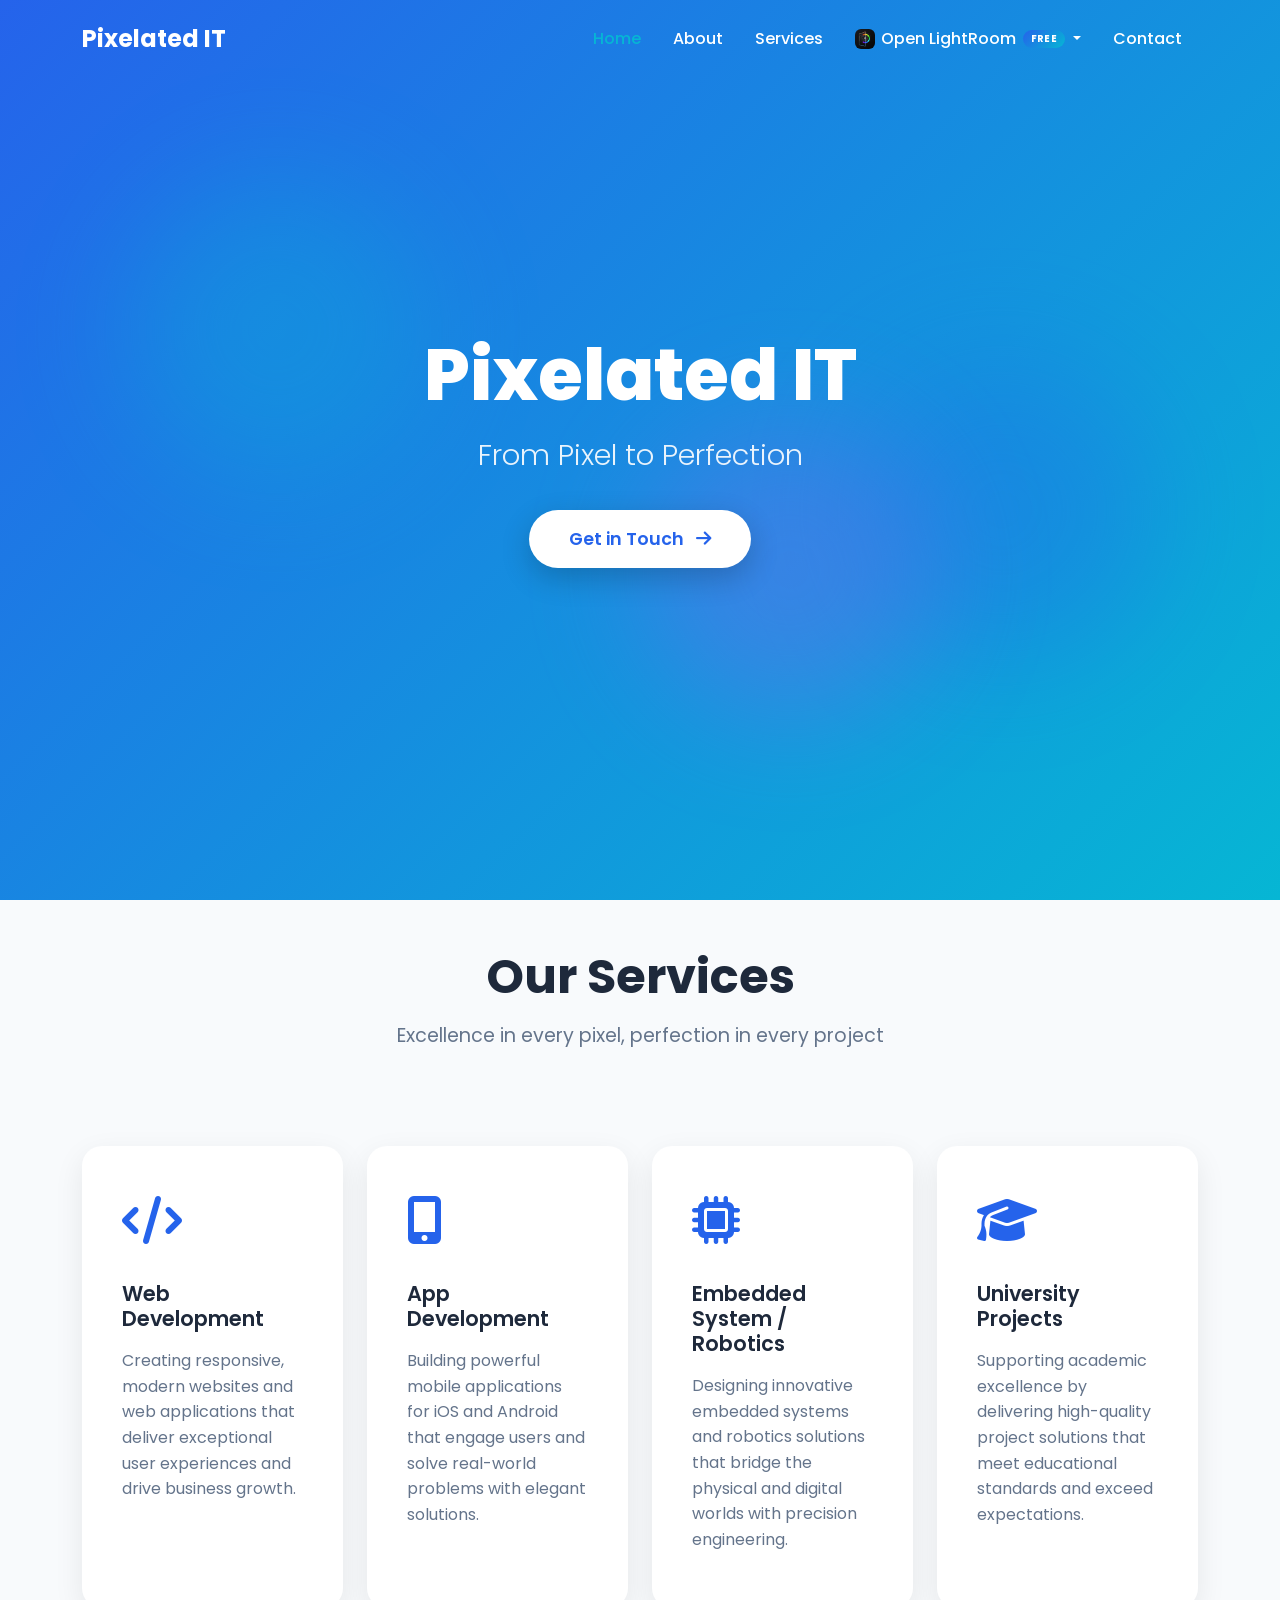
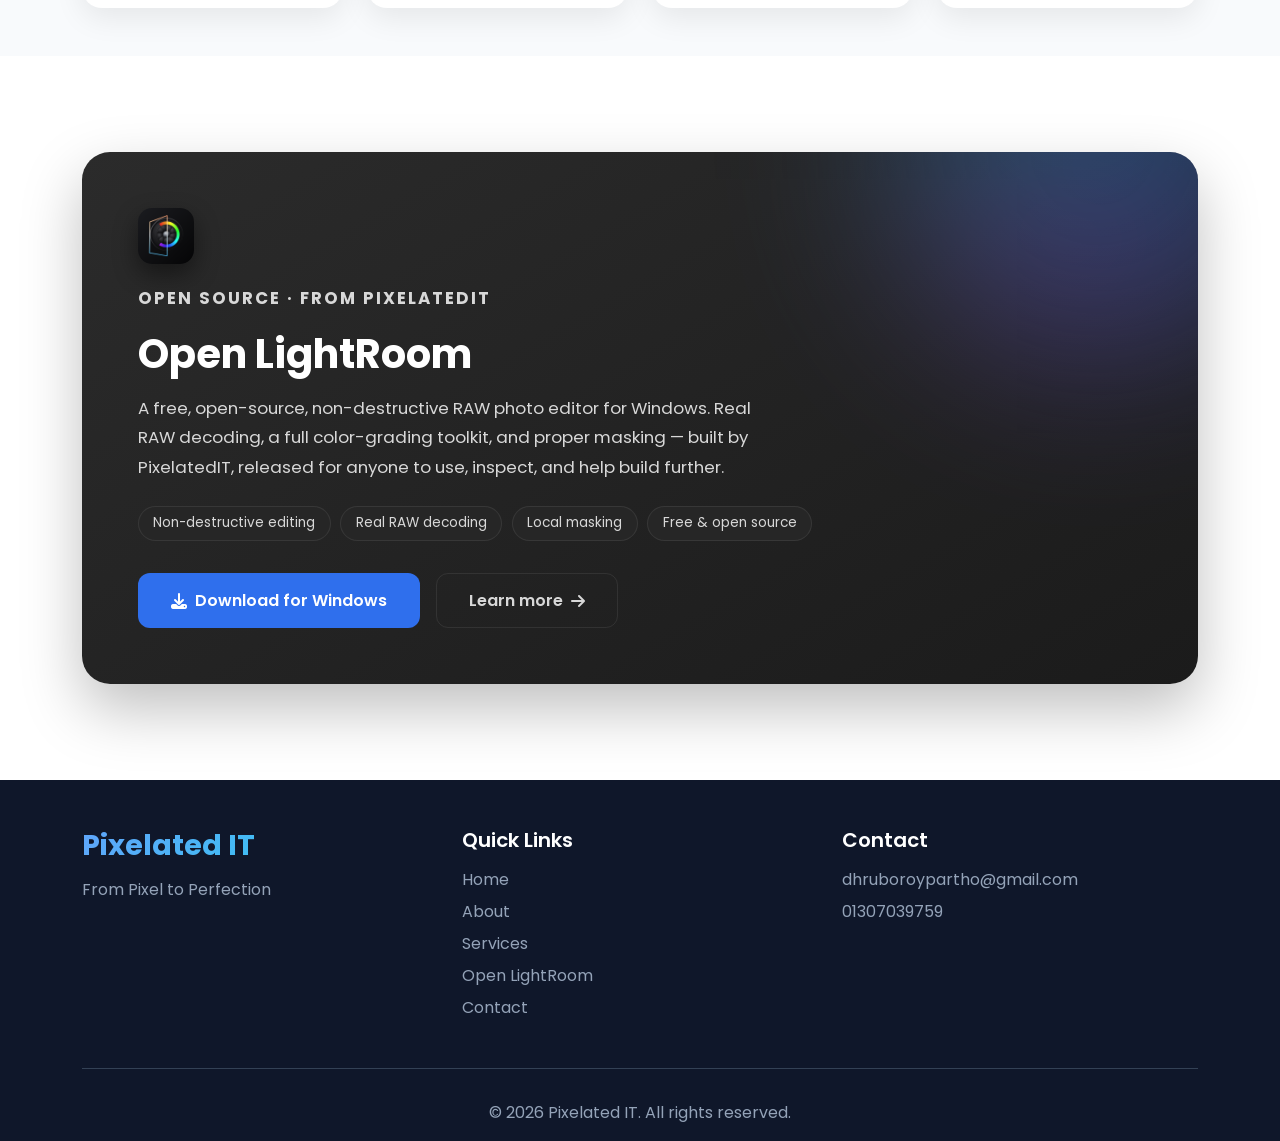
<file: index.html>
<!DOCTYPE html>
<html lang="en">
<head>
    <meta charset="UTF-8">
    <meta name="viewport" content="width=device-width, initial-scale=1.0">
    <meta name="description" content="Pixelated IT - From Pixel to Perfection. Web Development, App Development, Embedded Systems, and University Projects">
    <meta name="keywords" content="web development, app development, embedded systems, robotics, university projects, IT solutions">
    <meta name="author" content="Pixelated IT">
    <title>Pixelated IT - From Pixel to Perfection</title>
    <link rel="icon" type="image/png" href="assets/logo.png">
    <link href="https://cdnjs.cloudflare.com/ajax/libs/bootstrap/5.3.2/css/bootstrap.min.css" rel="stylesheet">
    <link href="https://cdnjs.cloudflare.com/ajax/libs/font-awesome/6.4.0/css/all.min.css" rel="stylesheet">
    <link href="https://fonts.googleapis.com/css2?family=Poppins:wght@300;400;500;600;700;800&display=swap" rel="stylesheet">
    <link rel="stylesheet" href="css/style.css">
</head>
<body>
    <!-- Navigation -->
    <nav class="navbar navbar-expand-lg navbar-dark fixed-top" id="mainNav">
        <div class="container">
            <a class="navbar-brand" href="index.html">
                <span class="brand-text">Pixelated IT</span>
            </a>
            <button class="navbar-toggler" type="button" data-bs-toggle="collapse" data-bs-target="#navbarNav">
                <span class="navbar-toggler-icon"></span>
            </button>
            <div class="collapse navbar-collapse" id="navbarNav">
                <ul class="navbar-nav ms-auto">
                    <li class="nav-item"><a class="nav-link active" href="index.html">Home</a></li>
                    <li class="nav-item"><a class="nav-link" href="about.html">About</a></li>
                    <li class="nav-item"><a class="nav-link" href="services.html">Services</a></li>
                    <li class="nav-item dropdown">
                        <a class="nav-link dropdown-toggle" href="#" id="olrDropdown" role="button" data-bs-toggle="dropdown" aria-expanded="false">
                            <img src="assets/openlightroom/logo.png" alt="" class="olr-nav-icon">Open LightRoom<span class="nav-badge">Free</span>
                        </a>
                        <ul class="dropdown-menu dropdown-menu-end" aria-labelledby="olrDropdown">
                            <li><a class="dropdown-item" href="openlightroom.html"><i class="fas fa-layer-group"></i>About the App</a></li>
                            <li><a class="dropdown-item" href="openlightroom-download.html"><i class="fas fa-download"></i>Download</a></li>
                        </ul>
                    </li>
                    <li class="nav-item"><a class="nav-link" href="contact.html">Contact</a></li>
                </ul>
            </div>
        </div>
    </nav>

    <!-- Hero Section -->
    <section class="hero-section">
        <div class="hero-background">
            <div class="blob blob-1"></div>
            <div class="blob blob-2"></div>
            <div class="blob blob-3"></div>
        </div>
        <div class="container hero-content">
            <div class="row align-items-center min-vh-100">
                <div class="col-lg-12 text-center">
                    <h1 class="hero-title">Pixelated IT</h1>
                    <p class="hero-subtitle">From Pixel to Perfection</p>
                    <a href="contact.html" class="btn btn-hero">
                        Get in Touch <i class="fas fa-arrow-right ms-2"></i>
                    </a>
                </div>
            </div>
        </div>
    </section>

    <!-- Services Section -->
    <section class="services-section py-5">
        <div class="container">
            <div class="row text-center mb-5">
                <div class="col-12">
                    <h2 class="section-title">Our Services</h2>
                    <p class="section-subtitle">Excellence in every pixel, perfection in every project</p>
                </div>
            </div>
            <div class="row g-4">
                <div class="col-lg-3 col-md-6">
                    <div class="service-card reveal">
                        <div class="service-icon">
                            <i class="fas fa-code"></i>
                        </div>
                        <h3 class="service-title">Web Development</h3>
                        <p class="service-description">Creating responsive, modern websites and web applications that deliver exceptional user experiences and drive business growth.</p>
                    </div>
                </div>
                <div class="col-lg-3 col-md-6">
                    <div class="service-card reveal">
                        <div class="service-icon">
                            <i class="fas fa-mobile-alt"></i>
                        </div>
                        <h3 class="service-title">App Development</h3>
                        <p class="service-description">Building powerful mobile applications for iOS and Android that engage users and solve real-world problems with elegant solutions.</p>
                    </div>
                </div>
                <div class="col-lg-3 col-md-6">
                    <div class="service-card reveal">
                        <div class="service-icon">
                            <i class="fas fa-microchip"></i>
                        </div>
                        <h3 class="service-title">Embedded System / Robotics</h3>
                        <p class="service-description">Designing innovative embedded systems and robotics solutions that bridge the physical and digital worlds with precision engineering.</p>
                    </div>
                </div>
                <div class="col-lg-3 col-md-6">
                    <div class="service-card reveal">
                        <div class="service-icon">
                            <i class="fas fa-graduation-cap"></i>
                        </div>
                        <h3 class="service-title">University Projects</h3>
                        <p class="service-description">Supporting academic excellence by delivering high-quality project solutions that meet educational standards and exceed expectations.</p>
                    </div>
                </div>
            </div>
        </div>
    </section>

    <!-- Featured Project: Open LightRoom -->
    <section class="featured-project-section">
        <div class="container">
            <div class="featured-project-card reveal">
                <div class="featured-project-inner">
                    <div class="olr-mark">
                        <img src="assets/openlightroom/logo.png" alt="Open LightRoom logo">
                    </div>
                    <p class="featured-project-eyebrow">Open Source · From PixelatedIT</p>
                    <h2>Open LightRoom</h2>
                    <p>A free, open-source, non-destructive RAW photo editor for Windows. Real RAW decoding, a full color-grading toolkit, and proper masking — built by PixelatedIT, released for anyone to use, inspect, and help build further.</p>
                    <div class="featured-tags">
                        <span class="featured-tag">Non-destructive editing</span>
                        <span class="featured-tag">Real RAW decoding</span>
                        <span class="featured-tag">Local masking</span>
                        <span class="featured-tag">Free &amp; open source</span>
                    </div>
                    <div class="featured-project-actions">
                        <a href="openlightroom-download.html" class="btn-olr-primary">
                            <i class="fas fa-download me-2"></i>Download for Windows
                        </a>
                        <a href="openlightroom.html" class="btn-olr-secondary">
                            Learn more <i class="fas fa-arrow-right ms-2"></i>
                        </a>
                    </div>
                </div>
            </div>
        </div>
    </section>

    <!-- Footer -->
    <footer class="footer">
        <div class="container">
            <div class="row g-4">
                <div class="col-lg-4">
                    <h3 class="footer-brand">Pixelated IT</h3>
                    <p class="footer-text">From Pixel to Perfection</p>
                </div>
                <div class="col-lg-4">
                    <h5 class="footer-heading">Quick Links</h5>
                    <ul class="footer-links">
                        <li><a href="index.html">Home</a></li>
                        <li><a href="about.html">About</a></li>
                        <li><a href="services.html">Services</a></li>
                        <li><a href="openlightroom.html">Open LightRoom</a></li>
                        <li><a href="contact.html">Contact</a></li>
                    </ul>
                </div>
                <div class="col-lg-4">
                    <h5 class="footer-heading">Contact</h5>
                    <p class="footer-text">dhruboroypartho@gmail.com</p>
                    <p class="footer-text">01307039759</p>
                </div>
            </div>
            <div class="footer-bottom">
                <p>&copy; <span class="footer-year">2025</span> Pixelated IT. All rights reserved.</p>
            </div>
        </div>
    </footer>

    <script src="https://cdnjs.cloudflare.com/ajax/libs/bootstrap/5.3.2/js/bootstrap.bundle.min.js"></script>
    <script src="js/main.js"></script>
</body>
</html>
</file>
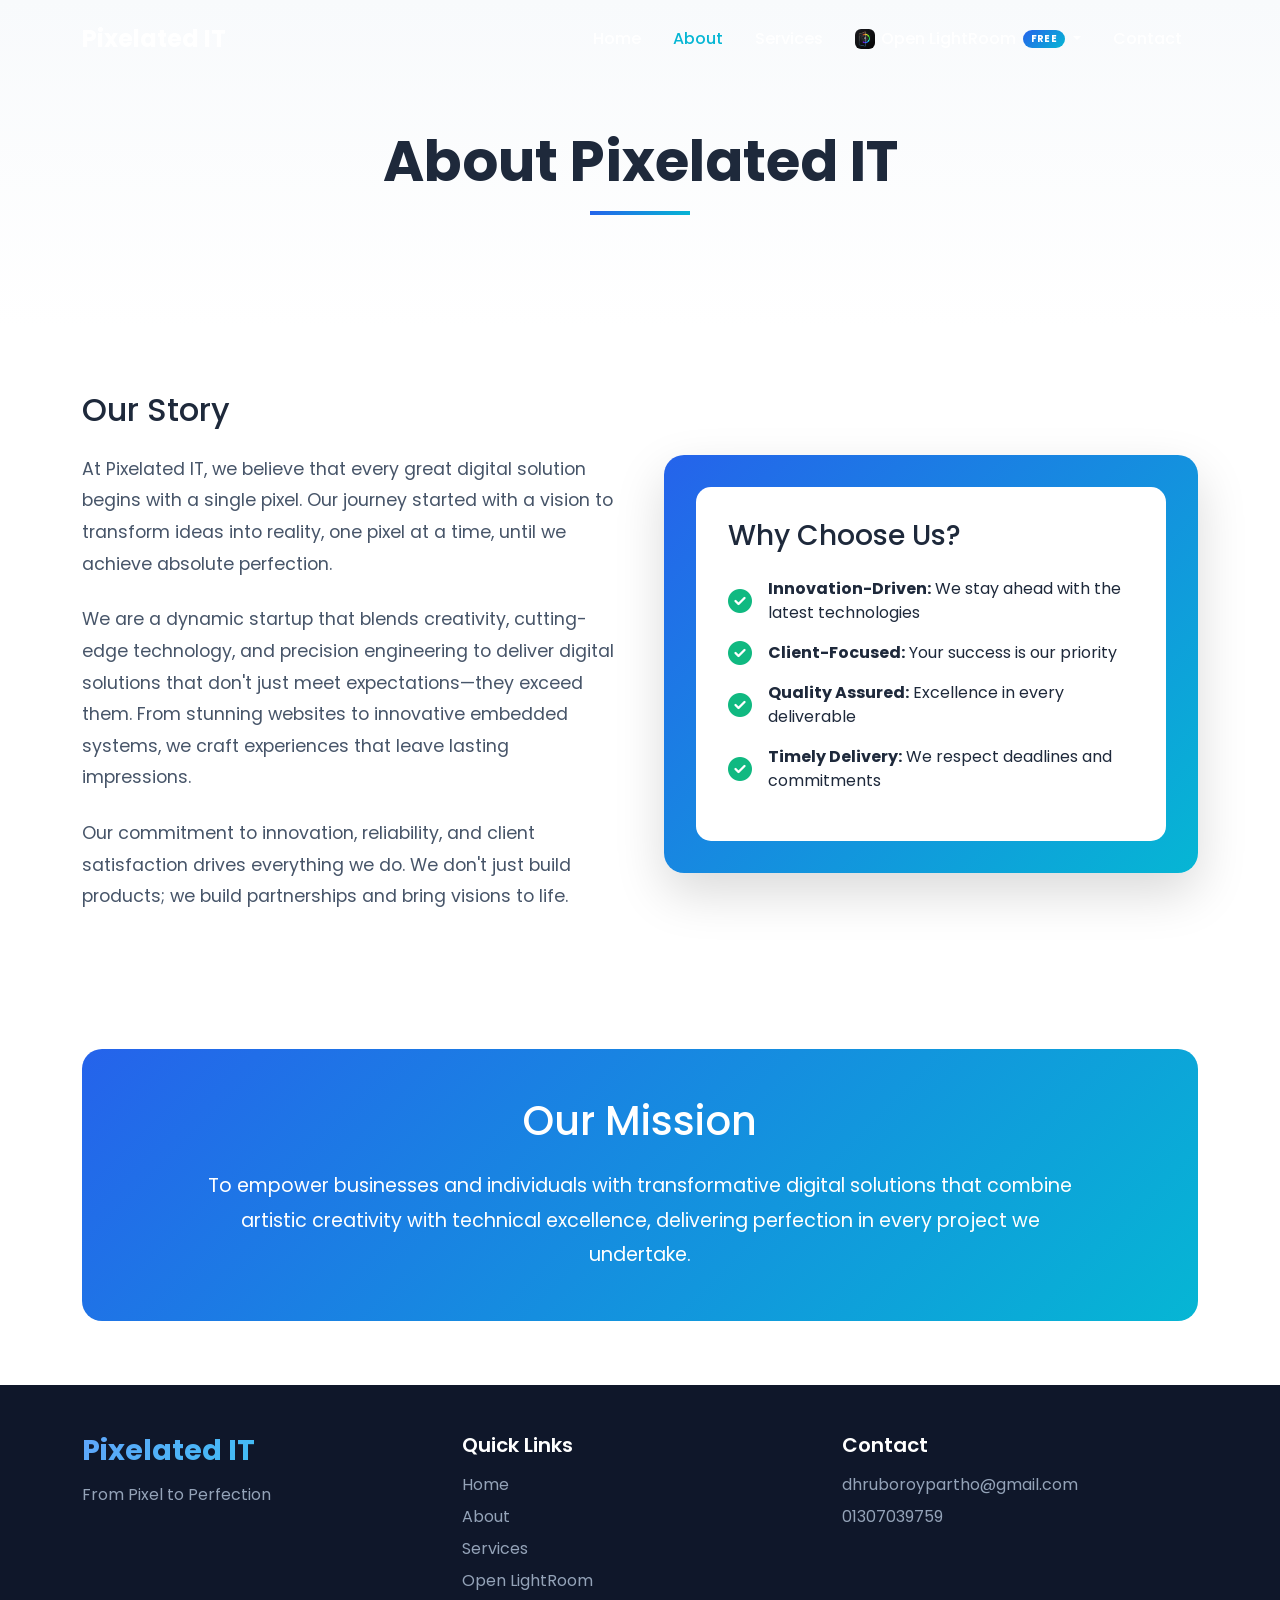
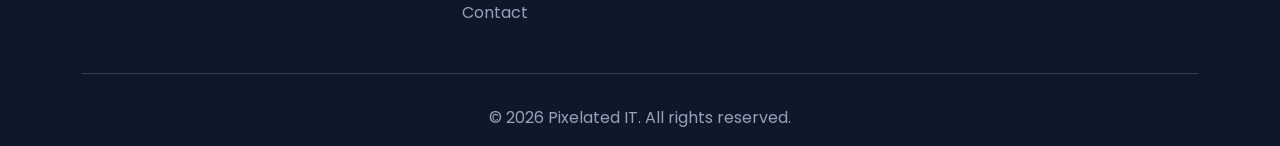
<file: about.html>
<!DOCTYPE html>
<html lang="en">
<head>
    <meta charset="UTF-8">
    <meta name="viewport" content="width=device-width, initial-scale=1.0">
    <meta name="description" content="Learn about Pixelated IT - Innovation, reliability, and client satisfaction in digital solutions">
    <meta name="keywords" content="about pixelated it, it company, digital solutions">
    <title>About Us - Pixelated IT</title>
    <link rel="icon" type="image/png" href="assets/logo.png">
    <link href="https://cdnjs.cloudflare.com/ajax/libs/bootstrap/5.3.2/css/bootstrap.min.css" rel="stylesheet">
    <link href="https://cdnjs.cloudflare.com/ajax/libs/font-awesome/6.4.0/css/all.min.css" rel="stylesheet">
    <link href="https://fonts.googleapis.com/css2?family=Poppins:wght@300;400;500;600;700;800&display=swap" rel="stylesheet">
    <link rel="stylesheet" href="css/style.css">
</head>
<body>
    <!-- Navigation -->
    <nav class="navbar navbar-expand-lg navbar-dark fixed-top scrolled" id="mainNav">
        <div class="container">
            <a class="navbar-brand" href="index.html">
                <span class="brand-text">Pixelated IT</span>
            </a>
            <button class="navbar-toggler" type="button" data-bs-toggle="collapse" data-bs-target="#navbarNav">
                <span class="navbar-toggler-icon"></span>
            </button>
            <div class="collapse navbar-collapse" id="navbarNav">
                <ul class="navbar-nav ms-auto">
                    <li class="nav-item"><a class="nav-link" href="index.html">Home</a></li>
                    <li class="nav-item"><a class="nav-link active" href="about.html">About</a></li>
                    <li class="nav-item"><a class="nav-link" href="services.html">Services</a></li>
                    <li class="nav-item dropdown">
                        <a class="nav-link dropdown-toggle" href="#" id="olrDropdown" role="button" data-bs-toggle="dropdown" aria-expanded="false">
                            <img src="assets/openlightroom/logo.png" alt="" class="olr-nav-icon">Open LightRoom<span class="nav-badge">Free</span>
                        </a>
                        <ul class="dropdown-menu dropdown-menu-end" aria-labelledby="olrDropdown">
                            <li><a class="dropdown-item" href="openlightroom.html"><i class="fas fa-layer-group"></i>About the App</a></li>
                            <li><a class="dropdown-item" href="openlightroom-download.html"><i class="fas fa-download"></i>Download</a></li>
                        </ul>
                    </li>
                    <li class="nav-item"><a class="nav-link" href="contact.html">Contact</a></li>
                </ul>
            </div>
        </div>
    </nav>

    <!-- About Header -->
    <section class="about-header">
        <div class="container">
            <div class="row">
                <div class="col-12 text-center">
                    <h1 class="page-title">About Pixelated IT</h1>
                    <div class="title-divider"></div>
                </div>
            </div>
        </div>
    </section>

    <!-- About Content -->
    <section class="about-content">
        <div class="container">
            <div class="row g-5 align-items-center mb-5">
                <div class="col-lg-6">
                    <h2 class="mb-4">Our Story</h2>
                    <p class="content-text">
                        At Pixelated IT, we believe that every great digital solution begins with a single pixel. Our journey started with a vision to transform ideas into reality, one pixel at a time, until we achieve absolute perfection.
                    </p>
                    <p class="content-text">
                        We are a dynamic startup that blends creativity, cutting-edge technology, and precision engineering to deliver digital solutions that don't just meet expectations—they exceed them. From stunning websites to innovative embedded systems, we craft experiences that leave lasting impressions.
                    </p>
                    <p class="content-text">
                        Our commitment to innovation, reliability, and client satisfaction drives everything we do. We don't just build products; we build partnerships and bring visions to life.
                    </p>
                </div>
                <div class="col-lg-6">
                    <div class="why-choose-card reveal">
                        <div class="why-choose-inner">
                            <h3 class="mb-4">Why Choose Us?</h3>
                            <div class="feature-item">
                                <i class="fas fa-check-circle"></i>
                                <span><strong>Innovation-Driven:</strong> We stay ahead with the latest technologies</span>
                            </div>
                            <div class="feature-item">
                                <i class="fas fa-check-circle"></i>
                                <span><strong>Client-Focused:</strong> Your success is our priority</span>
                            </div>
                            <div class="feature-item">
                                <i class="fas fa-check-circle"></i>
                                <span><strong>Quality Assured:</strong> Excellence in every deliverable</span>
                            </div>
                            <div class="feature-item">
                                <i class="fas fa-check-circle"></i>
                                <span><strong>Timely Delivery:</strong> We respect deadlines and commitments</span>
                            </div>
                        </div>
                    </div>
                </div>
            </div>

            <!-- Mission -->
            <div class="row">
                <div class="col-12">
                    <div class="mission-card reveal">
                        <h2>Our Mission</h2>
                        <p>
                            To empower businesses and individuals with transformative digital solutions that combine artistic creativity with technical excellence, delivering perfection in every project we undertake.
                        </p>
                    </div>
                </div>
            </div>
        </div>
    </section>

    <!-- Footer -->
    <footer class="footer">
        <div class="container">
            <div class="row g-4">
                <div class="col-lg-4">
                    <h3 class="footer-brand">Pixelated IT</h3>
                    <p class="footer-text">From Pixel to Perfection</p>
                </div>
                <div class="col-lg-4">
                    <h5 class="footer-heading">Quick Links</h5>
                    <ul class="footer-links">
                        <li><a href="index.html">Home</a></li>
                        <li><a href="about.html">About</a></li>
                        <li><a href="services.html">Services</a></li>
                        <li><a href="openlightroom.html">Open LightRoom</a></li>
                        <li><a href="contact.html">Contact</a></li>
                    </ul>
                </div>
                <div class="col-lg-4">
                    <h5 class="footer-heading">Contact</h5>
                    <p class="footer-text">dhruboroypartho@gmail.com</p>
                    <p class="footer-text">01307039759</p>
                </div>
            </div>
            <div class="footer-bottom">
                <p>&copy; <span class="footer-year">2025</span> Pixelated IT. All rights reserved.</p>
            </div>
        </div>
    </footer>

    <script src="https://cdnjs.cloudflare.com/ajax/libs/bootstrap/5.3.2/js/bootstrap.bundle.min.js"></script>
    <script src="js/main.js"></script>
</body>
</html>
</file>
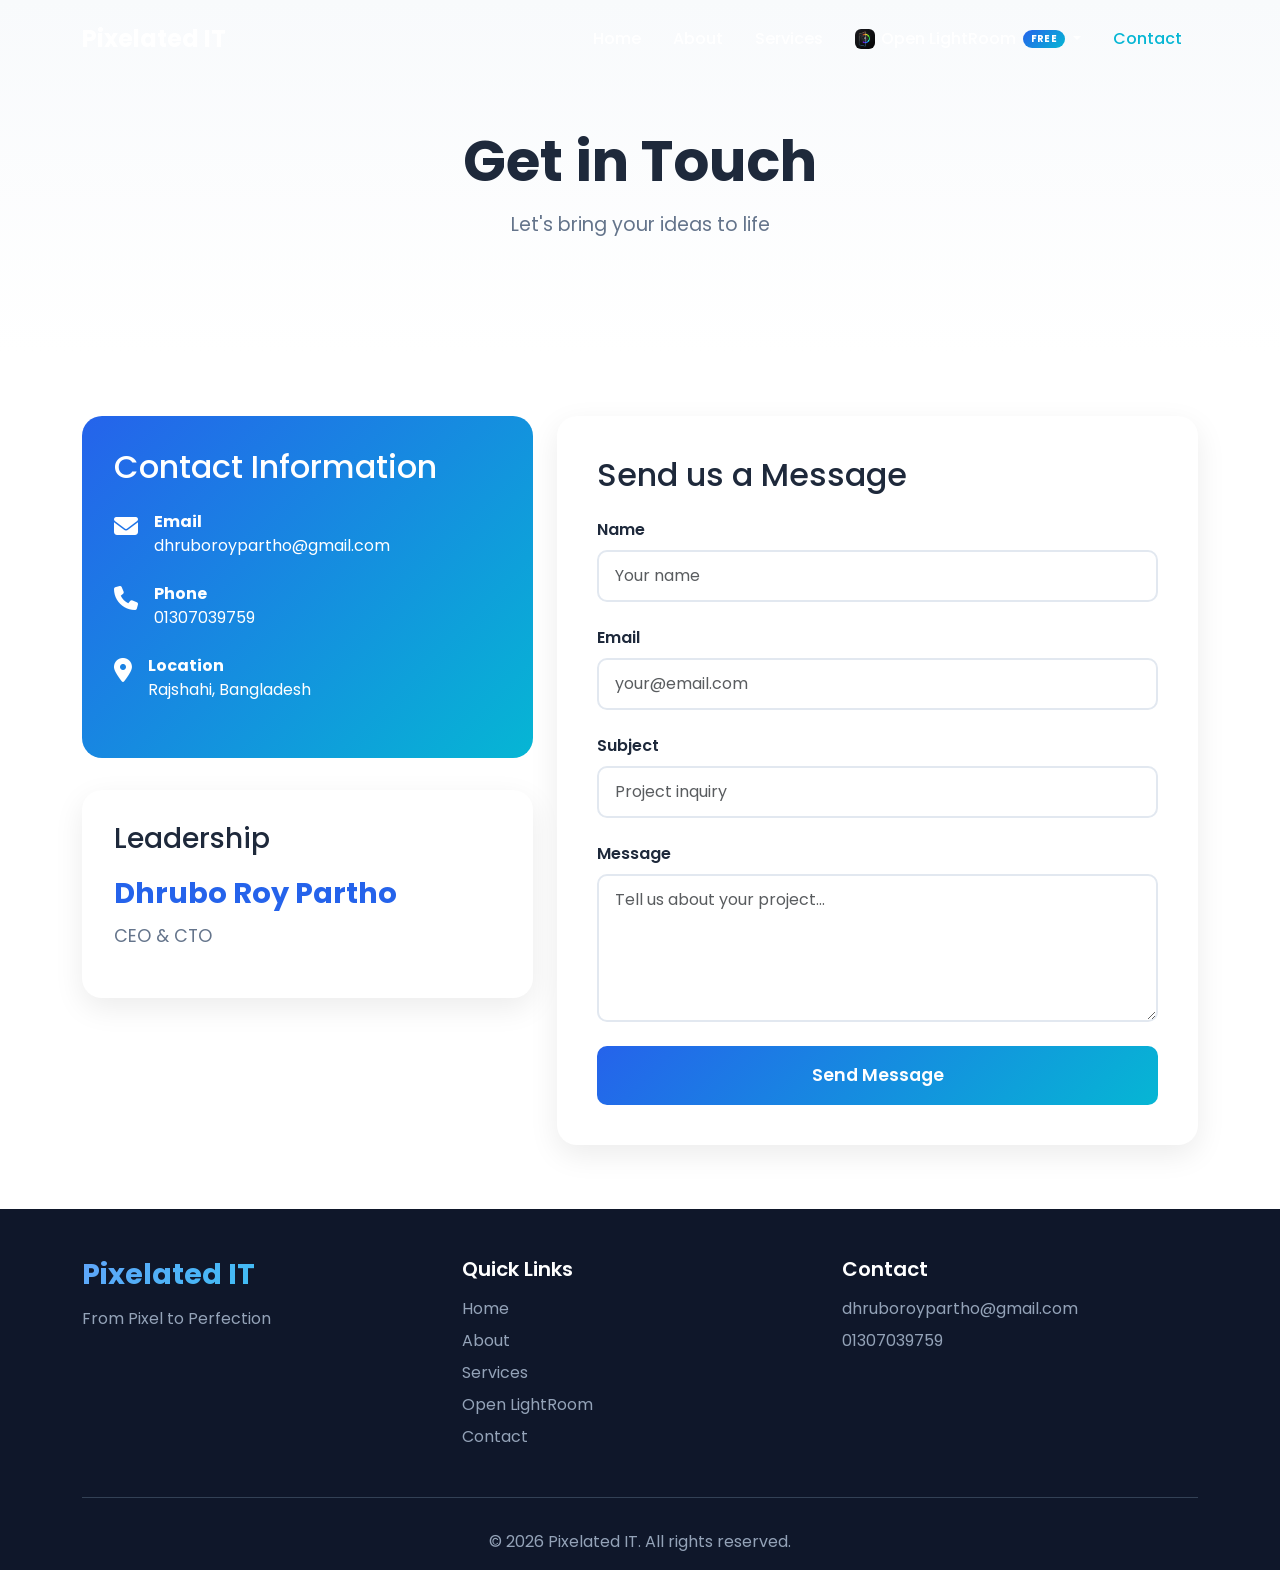
<file: contact.html>
<!DOCTYPE html>
<html lang="en">
<head>
    <meta charset="UTF-8">
    <meta name="viewport" content="width=device-width, initial-scale=1.0">
    <meta name="description" content="Contact Pixelated IT - Get in touch for web development, app development, and IT solutions">
    <meta name="keywords" content="contact pixelated it, it solutions contact, web development inquiry">
    <title>Contact Us - Pixelated IT</title>
    <link rel="icon" type="image/png" href="assets/logo.png">
    <link href="https://cdnjs.cloudflare.com/ajax/libs/bootstrap/5.3.2/css/bootstrap.min.css" rel="stylesheet">
    <link href="https://cdnjs.cloudflare.com/ajax/libs/font-awesome/6.4.0/css/all.min.css" rel="stylesheet">
    <link href="https://fonts.googleapis.com/css2?family=Poppins:wght@300;400;500;600;700;800&display=swap" rel="stylesheet">
    <link rel="stylesheet" href="css/style.css">
</head>
<body>
    <!-- Navigation -->
    <nav class="navbar navbar-expand-lg navbar-dark fixed-top scrolled" id="mainNav">
        <div class="container">
            <a class="navbar-brand" href="index.html">
                <span class="brand-text">Pixelated IT</span>
            </a>
            <button class="navbar-toggler" type="button" data-bs-toggle="collapse" data-bs-target="#navbarNav">
                <span class="navbar-toggler-icon"></span>
            </button>
            <div class="collapse navbar-collapse" id="navbarNav">
                <ul class="navbar-nav ms-auto">
                    <li class="nav-item"><a class="nav-link" href="index.html">Home</a></li>
                    <li class="nav-item"><a class="nav-link" href="about.html">About</a></li>
                    <li class="nav-item"><a class="nav-link" href="services.html">Services</a></li>
                    <li class="nav-item dropdown">
                        <a class="nav-link dropdown-toggle" href="#" id="olrDropdown" role="button" data-bs-toggle="dropdown" aria-expanded="false">
                            <img src="assets/openlightroom/logo.png" alt="" class="olr-nav-icon">Open LightRoom<span class="nav-badge">Free</span>
                        </a>
                        <ul class="dropdown-menu dropdown-menu-end" aria-labelledby="olrDropdown">
                            <li><a class="dropdown-item" href="openlightroom.html"><i class="fas fa-layer-group"></i>About the App</a></li>
                            <li><a class="dropdown-item" href="openlightroom-download.html"><i class="fas fa-download"></i>Download</a></li>
                        </ul>
                    </li>
                    <li class="nav-item"><a class="nav-link active" href="contact.html">Contact</a></li>
                </ul>
            </div>
        </div>
    </nav>

    <!-- Contact Header -->
    <section class="about-header">
        <div class="container">
            <div class="row">
                <div class="col-12 text-center">
                    <h1 class="page-title">Get in Touch</h1>
                    <p class="section-subtitle">Let's bring your ideas to life</p>
                </div>
            </div>
        </div>
    </section>

    <!-- Contact Content -->
    <section class="about-content">
        <div class="container">
            <div class="row g-4">
                <!-- Contact Information -->
                <div class="col-lg-5">
                    <!-- Contact Info Card -->
                    <div class="contact-info-card reveal">
                        <h2 class="mb-4">Contact Information</h2>
                        <div class="contact-info-item">
                            <i class="fas fa-envelope"></i>
                            <div>
                                <strong>Email</strong><br>
                                <span>dhruboroypartho@gmail.com</span>
                            </div>
                        </div>
                        <div class="contact-info-item">
                            <i class="fas fa-phone"></i>
                            <div>
                                <strong>Phone</strong><br>
                                <span>01307039759</span>
                            </div>
                        </div>
                        <div class="contact-info-item">
                            <i class="fas fa-map-marker-alt"></i>
                            <div>
                                <strong>Location</strong><br>
                                <span>Rajshahi, Bangladesh</span>
                            </div>
                        </div>
                    </div>

                    <!-- Leadership Card -->
                    <div class="leadership-card reveal">
                        <h3 class="mb-3">Leadership</h3>
                        <p class="leadership-name">Dhrubo Roy Partho</p>
                        <p class="leadership-title">CEO & CTO</p>
                    </div>
                </div>

                <!-- Contact Form -->
                <div class="col-lg-7">
                    <div class="contact-form reveal">
                        <h2 class="mb-4">Send us a Message</h2>
                        <form id="contactForm" action="https://formspree.io/f/mzzjvqjd" method="POST">
                            <div class="form-group">
                                <label class="form-label">Name</label>
                                <input type="text" name="name" class="form-control" placeholder="Your name" required>
                            </div>
                            <div class="form-group">
                                <label class="form-label">Email</label>
                                <input type="email" name="email" class="form-control" placeholder="your@email.com" required>
                            </div>
                            <div class="form-group">
                                <label class="form-label">Subject</label>
                                <input type="text" name="subject" class="form-control" placeholder="Project inquiry">
                            </div>
                            <div class="form-group">
                                <label class="form-label">Message</label>
                                <textarea name="message" class="form-control" rows="5" placeholder="Tell us about your project..." required></textarea>
                            </div>
                            <button type="submit" class="btn-submit">Send Message</button>
                            <div class="success-message" id="successMessage">
                                <i class="fas fa-check-circle me-2"></i>Message sent successfully!
                            </div>
                            <div class="error-message" id="errorMessage">
                                <i class="fas fa-triangle-exclamation me-2"></i>Something went wrong — please try again or email us directly.
                            </div>
                        </form>
                    </div>
                </div>
            </div>
        </div>
    </section>

    <!-- Footer -->
    <footer class="footer">
        <div class="container">
            <div class="row g-4">
                <div class="col-lg-4">
                    <h3 class="footer-brand">Pixelated IT</h3>
                    <p class="footer-text">From Pixel to Perfection</p>
                </div>
                <div class="col-lg-4">
                    <h5 class="footer-heading">Quick Links</h5>
                    <ul class="footer-links">
                        <li><a href="index.html">Home</a></li>
                        <li><a href="about.html">About</a></li>
                        <li><a href="services.html">Services</a></li>
                        <li><a href="openlightroom.html">Open LightRoom</a></li>
                        <li><a href="contact.html">Contact</a></li>
                    </ul>
                </div>
                <div class="col-lg-4">
                    <h5 class="footer-heading">Contact</h5>
                    <p class="footer-text">dhruboroypartho@gmail.com</p>
                    <p class="footer-text">01307039759</p>
                </div>
            </div>
            <div class="footer-bottom">
                <p>&copy; <span class="footer-year">2025</span> Pixelated IT. All rights reserved.</p>
            </div>
        </div>
    </footer>

    <script src="https://cdnjs.cloudflare.com/ajax/libs/bootstrap/5.3.2/js/bootstrap.bundle.min.js"></script>
    <script src="js/main.js"></script>
</body>
</html>
</file>
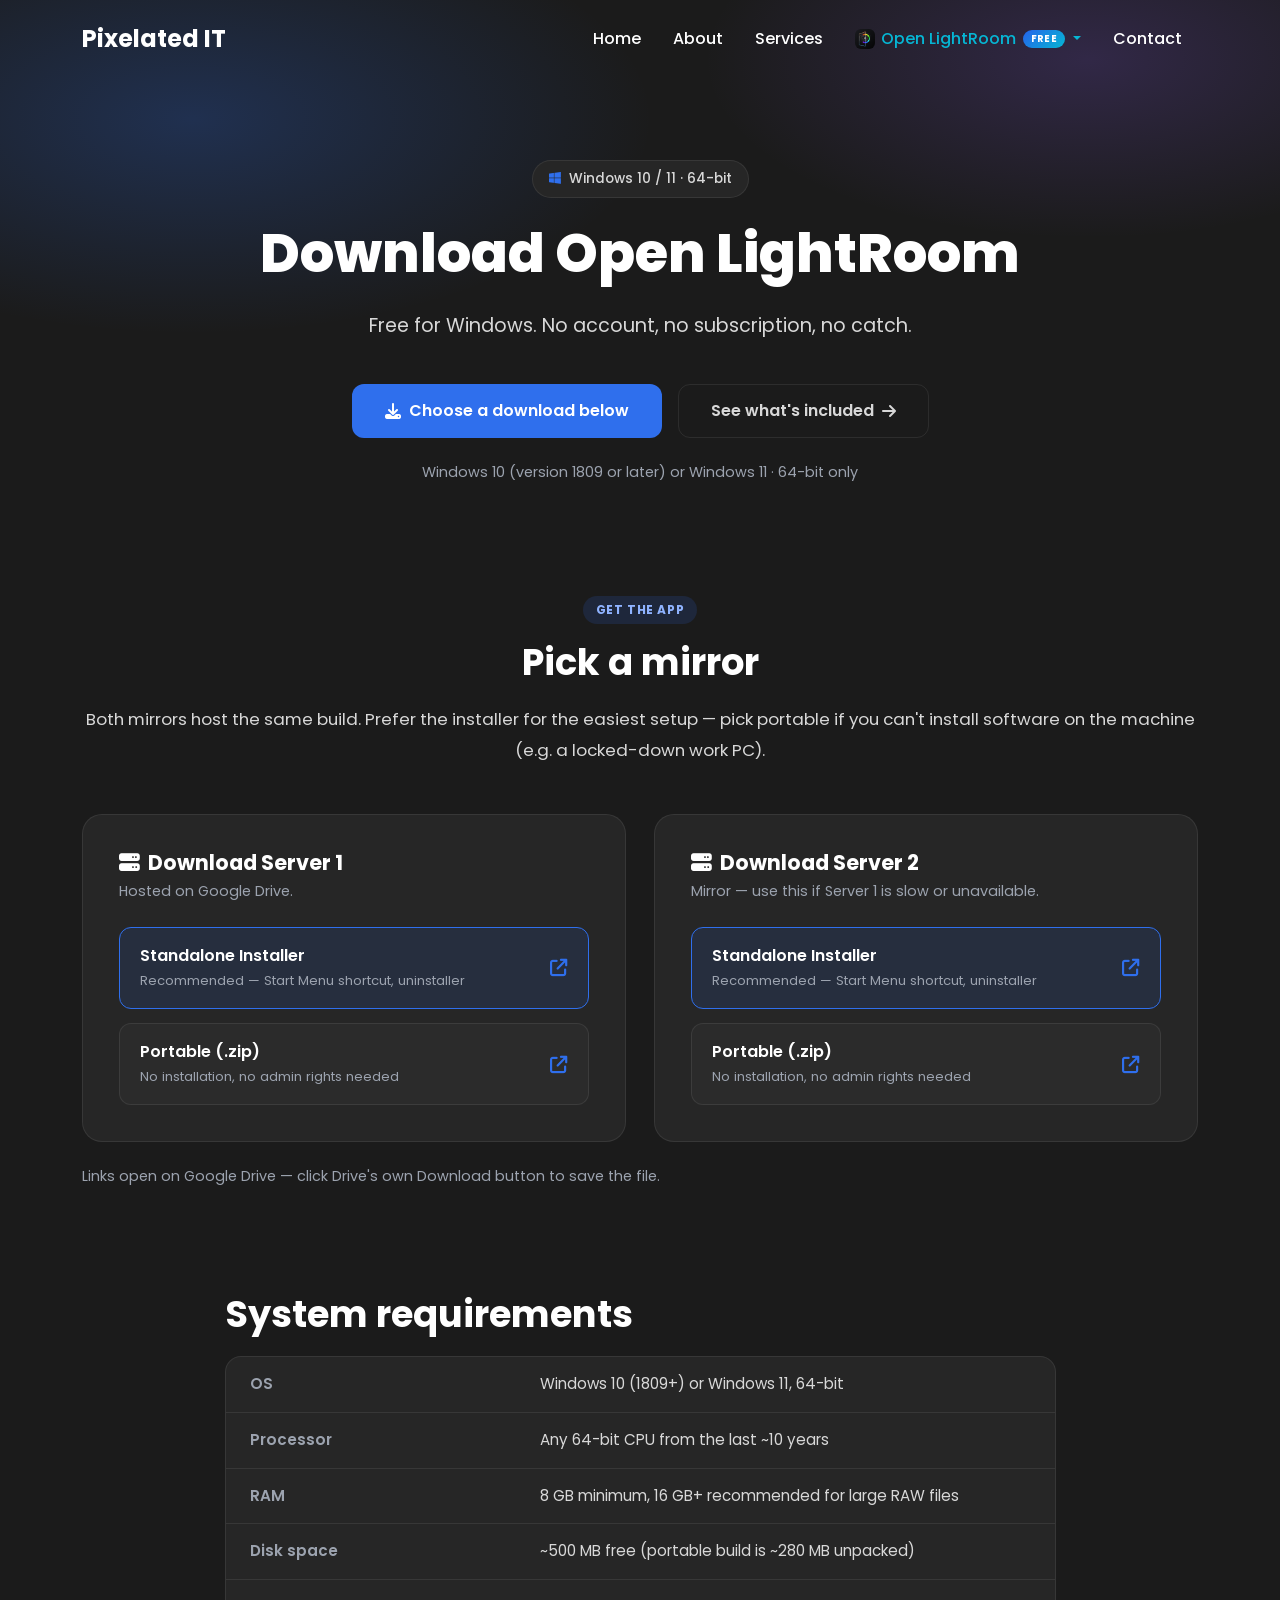
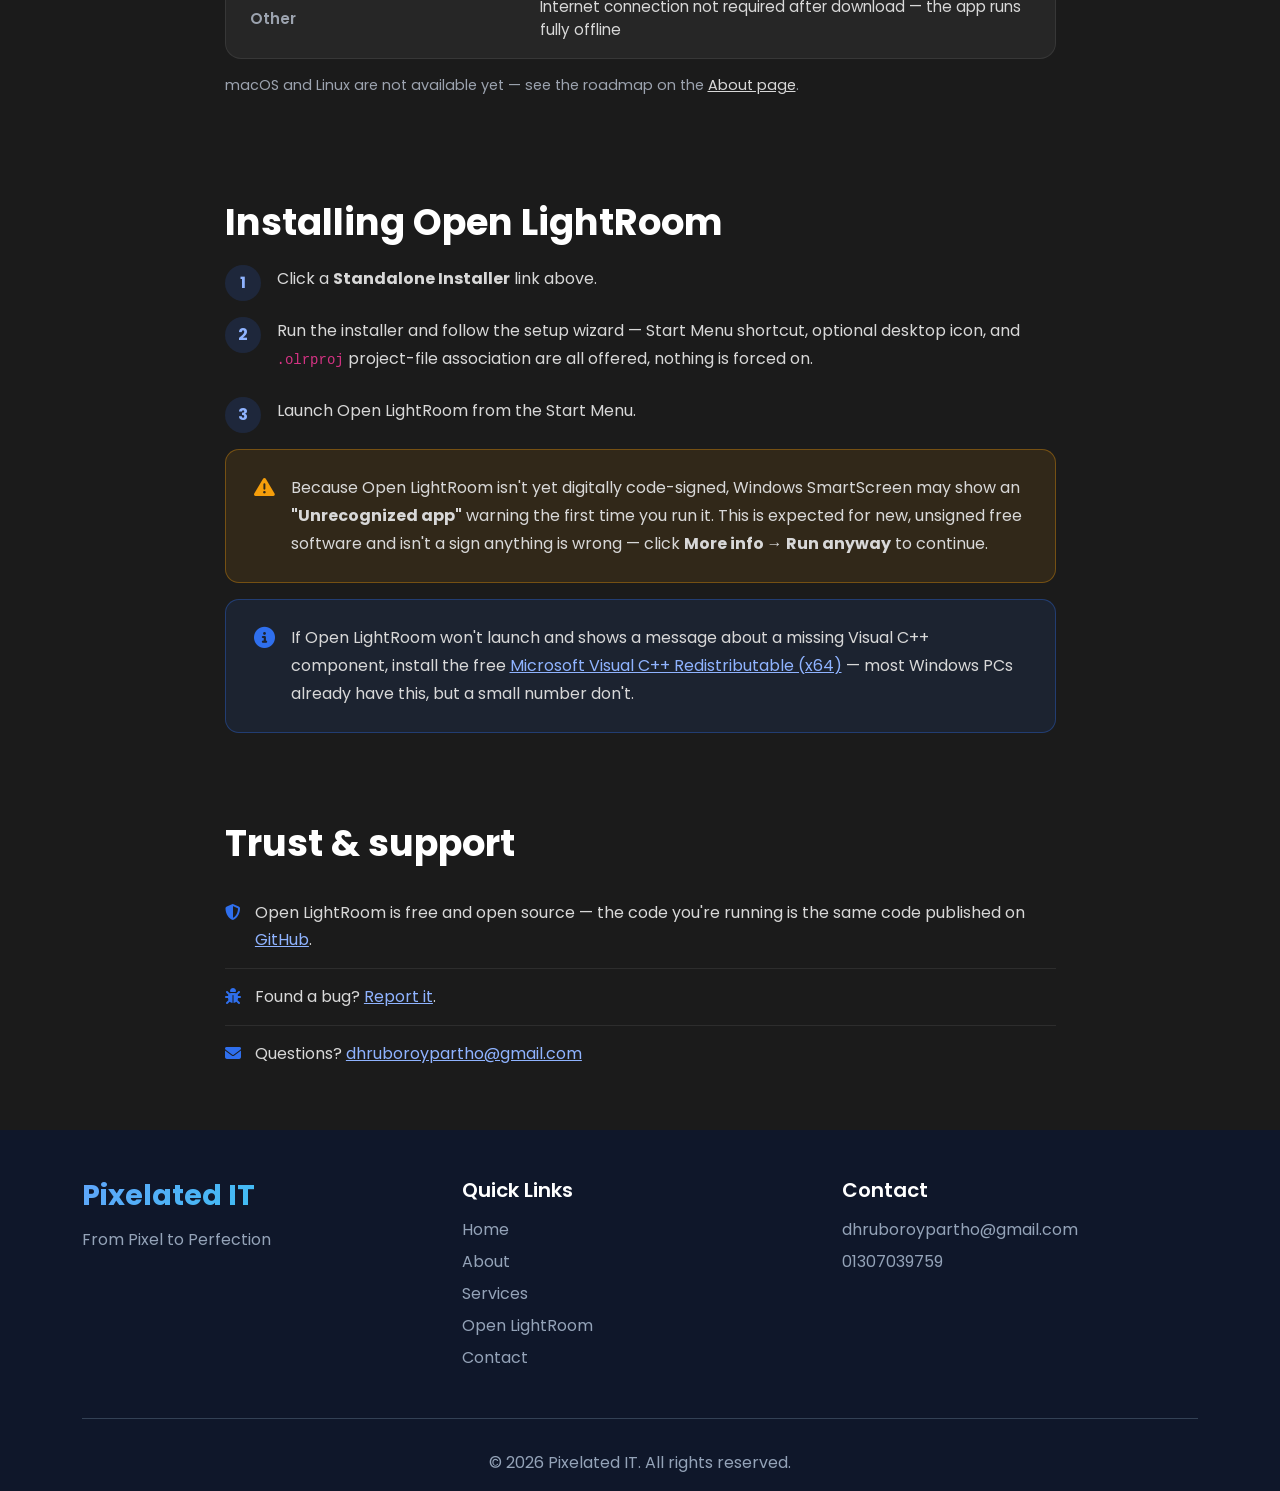
<file: openlightroom-download.html>
<!DOCTYPE html>
<html lang="en">
<head>
    <meta charset="UTF-8">
    <meta name="viewport" content="width=device-width, initial-scale=1.0">
    <meta name="description" content="Download Open LightRoom for Windows — free, open-source, non-destructive RAW photo editing. Installer and portable builds, two mirrors.">
    <meta name="keywords" content="download open lightroom, raw photo editor download, free lightroom alternative windows">
    <meta name="author" content="Pixelated IT">
    <meta name="theme-color" content="#1b1b1b">
    <meta property="og:type" content="website">
    <meta property="og:title" content="Download Open LightRoom for Windows">
    <meta property="og:description" content="Free for Windows. No account, no subscription, no catch. Installer and portable builds, two mirrors.">
    <meta property="og:image" content="https://pixelatedit.github.io/assets/openlightroom/loading_banner.png">
    <meta property="og:url" content="https://pixelatedit.github.io/openlightroom-download.html">
    <meta name="twitter:card" content="summary_large_image">
    <title>Download Open LightRoom for Windows | Pixelated IT</title>
    <link rel="icon" href="assets/openlightroom/logo.ico">
    <link rel="icon" type="image/png" href="assets/openlightroom/logo.png">
    <link href="https://cdnjs.cloudflare.com/ajax/libs/bootstrap/5.3.2/css/bootstrap.min.css" rel="stylesheet">
    <link href="https://cdnjs.cloudflare.com/ajax/libs/font-awesome/6.4.0/css/all.min.css" rel="stylesheet">
    <link href="https://fonts.googleapis.com/css2?family=Poppins:wght@300;400;500;600;700;800&display=swap" rel="stylesheet">
    <link rel="stylesheet" href="css/style.css">
</head>
<body class="olr-page">
    <!-- Navigation -->
    <nav class="navbar navbar-expand-lg navbar-dark fixed-top olr-nav" id="mainNav">
        <div class="container">
            <a class="navbar-brand" href="index.html">
                <span class="brand-text">Pixelated IT</span>
            </a>
            <button class="navbar-toggler" type="button" data-bs-toggle="collapse" data-bs-target="#navbarNav">
                <span class="navbar-toggler-icon"></span>
            </button>
            <div class="collapse navbar-collapse" id="navbarNav">
                <ul class="navbar-nav ms-auto">
                    <li class="nav-item"><a class="nav-link" href="index.html">Home</a></li>
                    <li class="nav-item"><a class="nav-link" href="about.html">About</a></li>
                    <li class="nav-item"><a class="nav-link" href="services.html">Services</a></li>
                    <li class="nav-item dropdown">
                        <a class="nav-link dropdown-toggle active" href="#" id="olrDropdown" role="button" data-bs-toggle="dropdown" aria-expanded="false">
                            <img src="assets/openlightroom/logo.png" alt="" class="olr-nav-icon">Open LightRoom<span class="nav-badge">Free</span>
                        </a>
                        <ul class="dropdown-menu dropdown-menu-end" aria-labelledby="olrDropdown">
                            <li><a class="dropdown-item" href="openlightroom.html"><i class="fas fa-layer-group"></i>About the App</a></li>
                            <li><a class="dropdown-item" href="openlightroom-download.html"><i class="fas fa-download"></i>Download</a></li>
                        </ul>
                    </li>
                    <li class="nav-item"><a class="nav-link" href="contact.html">Contact</a></li>
                </ul>
            </div>
        </div>
    </nav>

    <!-- Hero -->
    <section class="olr-hero text-center">
        <div class="container">
            <span class="olr-eyebrow"><i class="fab fa-windows"></i>Windows 10 / 11 · 64-bit</span>
            <h1>Download Open LightRoom</h1>
            <p class="olr-subtitle">Free for Windows. No account, no subscription, no catch.</p>
            <div class="olr-hero-actions">
                <a href="#servers" class="btn-olr-primary">
                    <i class="fas fa-download me-2"></i>Choose a download below
                </a>
                <a href="openlightroom.html" class="btn-olr-secondary">
                    See what's included <i class="fas fa-arrow-right ms-2"></i>
                </a>
            </div>
            <p class="olr-hero-note">
                Windows 10 (version 1809 or later) or Windows 11 · 64-bit only
            </p>
        </div>
    </section>

    <!-- Download servers -->
    <section class="olr-section pt-0" id="servers">
        <div class="container">
            <div class="text-center mb-5 reveal">
                <span class="olr-badge-pill">Get the app</span>
                <h2 class="olr-section-title">Pick a mirror</h2>
                <p class="olr-section-text">
                    Both mirrors host the same build. Prefer the installer for the easiest
                    setup — pick portable if you can't install software on the machine (e.g. a
                    locked-down work PC).
                </p>
            </div>

            <div class="download-server-grid">
                <div class="download-server-card reveal">
                    <h3><i class="fas fa-server me-2"></i>Download Server 1</h3>
                    <p class="server-note">Hosted on Google Drive.</p>

                    <a class="download-option primary" href="https://drive.google.com/file/d/1DcaG5ntayH40dl6vl9BaSbzgmz5nBWt3/view?usp=sharing" target="_blank" rel="noopener">
                        <span>
                            <span class="dl-label">Standalone Installer</span>
                            <span class="dl-sub">Recommended — Start Menu shortcut, uninstaller</span>
                        </span>
                        <i class="fas fa-arrow-up-right-from-square dl-arrow"></i>
                    </a>
                    <a class="download-option" href="https://drive.google.com/file/d/14QPbXfRpiMN37U5uA6byDR8RLY6SRrtq/view?usp=sharing" target="_blank" rel="noopener">
                        <span>
                            <span class="dl-label">Portable (.zip)</span>
                            <span class="dl-sub">No installation, no admin rights needed</span>
                        </span>
                        <i class="fas fa-arrow-up-right-from-square dl-arrow"></i>
                    </a>
                </div>

                <div class="download-server-card reveal">
                    <h3><i class="fas fa-server me-2"></i>Download Server 2</h3>
                    <p class="server-note">Mirror — use this if Server 1 is slow or unavailable.</p>

                    <a class="download-option primary" href="https://drive.google.com/file/d/1oXz8jPP5yR3xzwi5JKagpRX7gywCJboP/view?usp=sharing" target="_blank" rel="noopener">
                        <span>
                            <span class="dl-label">Standalone Installer</span>
                            <span class="dl-sub">Recommended — Start Menu shortcut, uninstaller</span>
                        </span>
                        <i class="fas fa-arrow-up-right-from-square dl-arrow"></i>
                    </a>
                    <a class="download-option" href="https://drive.google.com/file/d/17qoj6DbYNMaRDqMef_q78VS3EymoJNkw/view?usp=sharing" target="_blank" rel="noopener">
                        <span>
                            <span class="dl-label">Portable (.zip)</span>
                            <span class="dl-sub">No installation, no admin rights needed</span>
                        </span>
                        <i class="fas fa-arrow-up-right-from-square dl-arrow"></i>
                    </a>
                </div>
            </div>
            <p class="olr-hero-note mt-4">
                Links open on Google Drive — click Drive's own Download button to save the file.
            </p>
        </div>
    </section>

    <!-- System requirements -->
    <section class="olr-section pt-0">
        <div class="container">
            <div class="row justify-content-center">
                <div class="col-lg-9">
                    <h2 class="olr-section-title reveal">System requirements</h2>
                    <div class="table-responsive reveal">
                        <table class="requirements-table">
                            <tbody>
                                <tr>
                                    <th>OS</th>
                                    <td>Windows 10 (1809+) or Windows 11, 64-bit</td>
                                </tr>
                                <tr>
                                    <th>Processor</th>
                                    <td>Any 64-bit CPU from the last ~10 years</td>
                                </tr>
                                <tr>
                                    <th>RAM</th>
                                    <td>8 GB minimum, 16 GB+ recommended for large RAW files</td>
                                </tr>
                                <tr>
                                    <th>Disk space</th>
                                    <td>~500 MB free (portable build is ~280 MB unpacked)</td>
                                </tr>
                                <tr>
                                    <th>Other</th>
                                    <td>Internet connection not required after download — the app runs fully offline</td>
                                </tr>
                            </tbody>
                        </table>
                    </div>
                    <p class="olr-hero-note mt-3">macOS and Linux are not available yet — see the roadmap on the <a href="openlightroom.html">About page</a>.</p>
                </div>
            </div>
        </div>
    </section>

    <!-- Installation steps -->
    <section class="olr-section pt-0">
        <div class="container">
            <div class="row justify-content-center">
                <div class="col-lg-9">
                    <h2 class="olr-section-title reveal">Installing Open LightRoom</h2>
                    <ol class="install-steps reveal">
                        <li>Click a <strong>Standalone Installer</strong> link above.</li>
                        <li>Run the installer and follow the setup wizard — Start Menu shortcut, optional desktop icon, and <code>.olrproj</code> project-file association are all offered, nothing is forced on.</li>
                        <li>Launch Open LightRoom from the Start Menu.</li>
                    </ol>

                    <div class="notice-box reveal mb-3">
                        <i class="fas fa-triangle-exclamation"></i>
                        <p>
                            Because Open LightRoom isn't yet digitally code-signed, Windows
                            SmartScreen may show an <strong>"Unrecognized app"</strong> warning the
                            first time you run it. This is expected for new, unsigned free software
                            and isn't a sign anything is wrong — click <strong>More info → Run
                            anyway</strong> to continue.
                        </p>
                    </div>

                    <div class="notice-box info reveal">
                        <i class="fas fa-circle-info"></i>
                        <p>
                            If Open LightRoom won't launch and shows a message about a missing
                            Visual C++ component, install the free
                            <a href="https://aka.ms/vs/17/release/vc_redist.x64.exe" style="color:#8fb3ff;" target="_blank" rel="noopener">Microsoft Visual C++ Redistributable (x64)</a>
                            — most Windows PCs already have this, but a small number don't.
                        </p>
                    </div>
                </div>
            </div>
        </div>
    </section>

    <!-- Trust / support -->
    <section class="olr-section pt-0 pb-5">
        <div class="container">
            <div class="row justify-content-center">
                <div class="col-lg-9">
                    <h2 class="olr-section-title reveal">Trust &amp; support</h2>
                    <ul class="trust-list reveal">
                        <li>
                            <i class="fas fa-shield-halved"></i>
                            <span>Open LightRoom is free and open source — the code you're running is the same code published on
                                <a href="https://github.com/DhruboRoyPartho/OpenLightRoom" target="_blank" rel="noopener">GitHub</a>.
                            </span>
                        </li>
                        <li>
                            <i class="fas fa-bug"></i>
                            <span>Found a bug? <a href="https://github.com/DhruboRoyPartho/OpenLightRoom/issues" target="_blank" rel="noopener">Report it</a>.</span>
                        </li>
                        <li>
                            <i class="fas fa-envelope"></i>
                            <span>Questions? <a href="mailto:dhruboroypartho@gmail.com">dhruboroypartho@gmail.com</a></span>
                        </li>
                    </ul>
                </div>
            </div>
        </div>
    </section>

    <!-- Footer -->
    <footer class="footer">
        <div class="container">
            <div class="row g-4">
                <div class="col-lg-4">
                    <h3 class="footer-brand">Pixelated IT</h3>
                    <p class="footer-text">From Pixel to Perfection</p>
                </div>
                <div class="col-lg-4">
                    <h5 class="footer-heading">Quick Links</h5>
                    <ul class="footer-links">
                        <li><a href="index.html">Home</a></li>
                        <li><a href="about.html">About</a></li>
                        <li><a href="services.html">Services</a></li>
                        <li><a href="openlightroom.html">Open LightRoom</a></li>
                        <li><a href="contact.html">Contact</a></li>
                    </ul>
                </div>
                <div class="col-lg-4">
                    <h5 class="footer-heading">Contact</h5>
                    <p class="footer-text">dhruboroypartho@gmail.com</p>
                    <p class="footer-text">01307039759</p>
                </div>
            </div>
            <div class="footer-bottom">
                <p>&copy; <span class="footer-year">2025</span> Pixelated IT. All rights reserved.</p>
            </div>
        </div>
    </footer>

    <script src="https://cdnjs.cloudflare.com/ajax/libs/bootstrap/5.3.2/js/bootstrap.bundle.min.js"></script>
    <script src="js/main.js"></script>
</body>
</html>
</file>
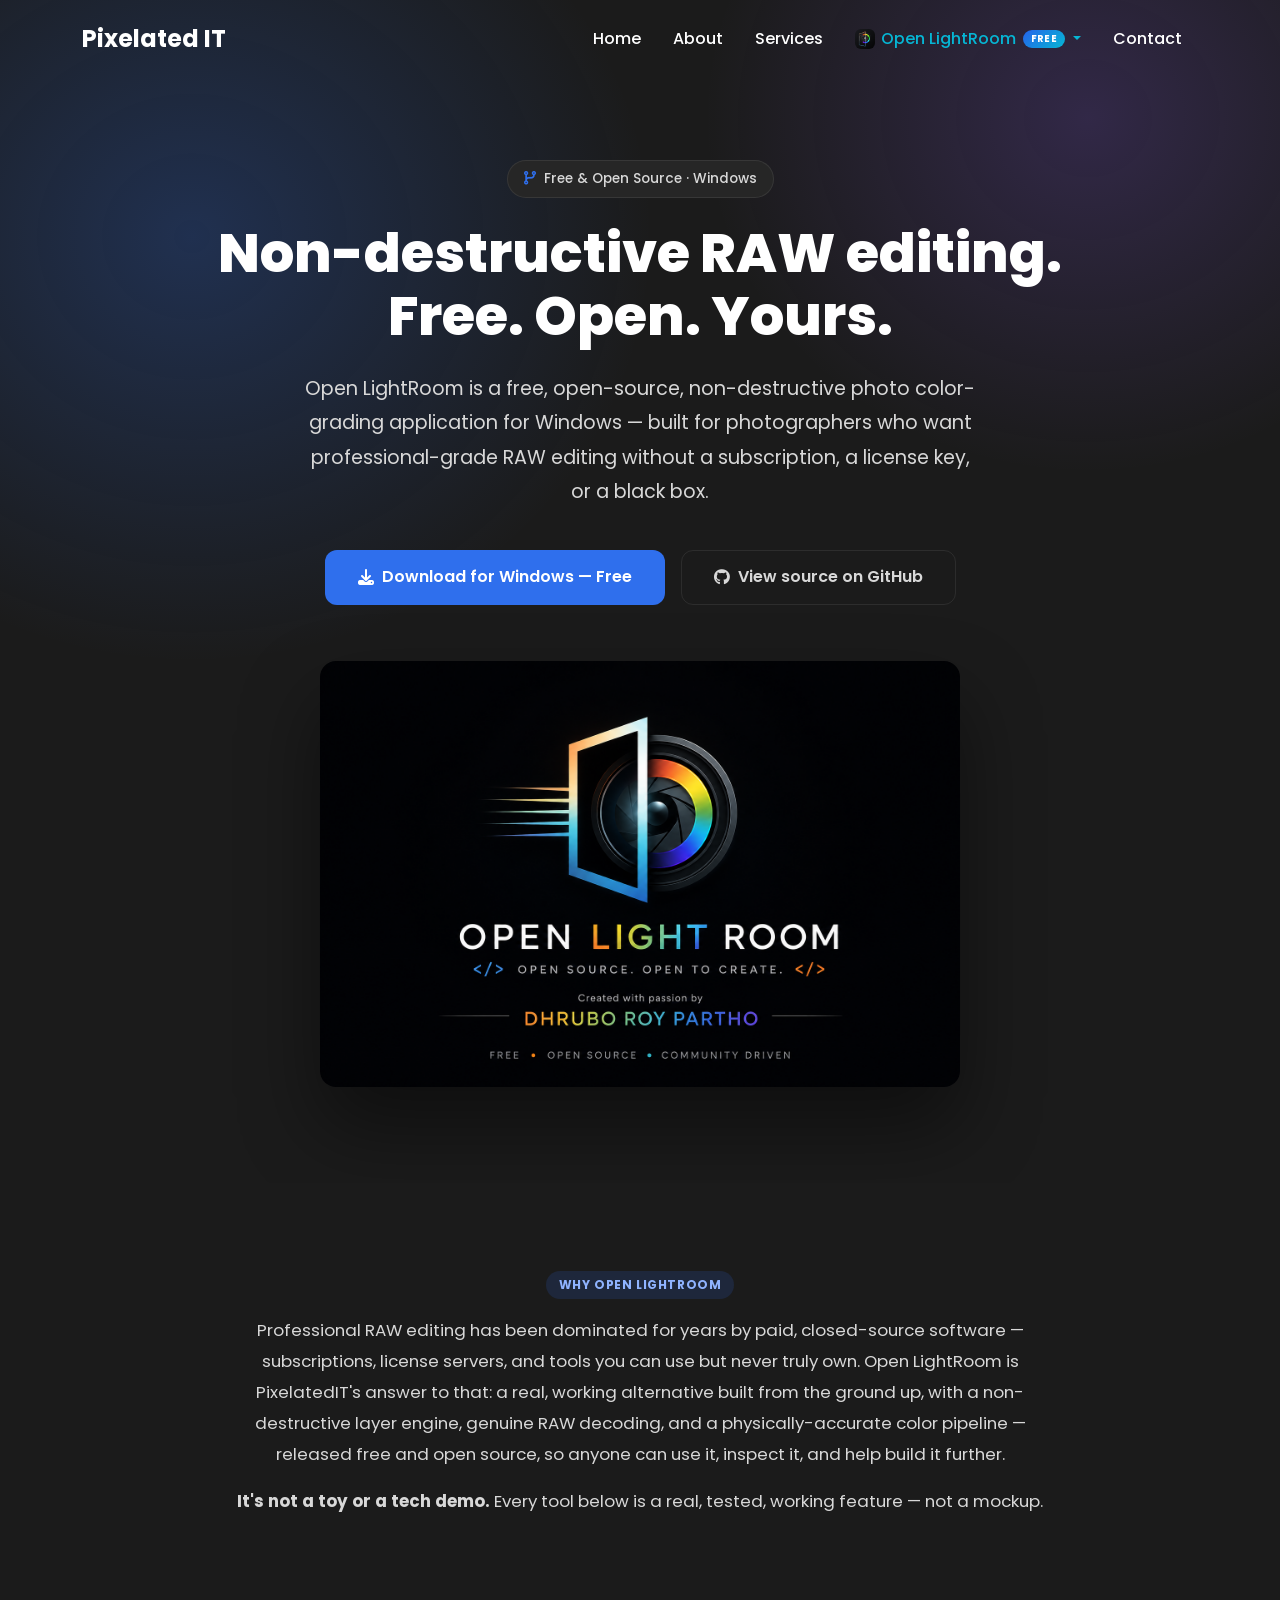
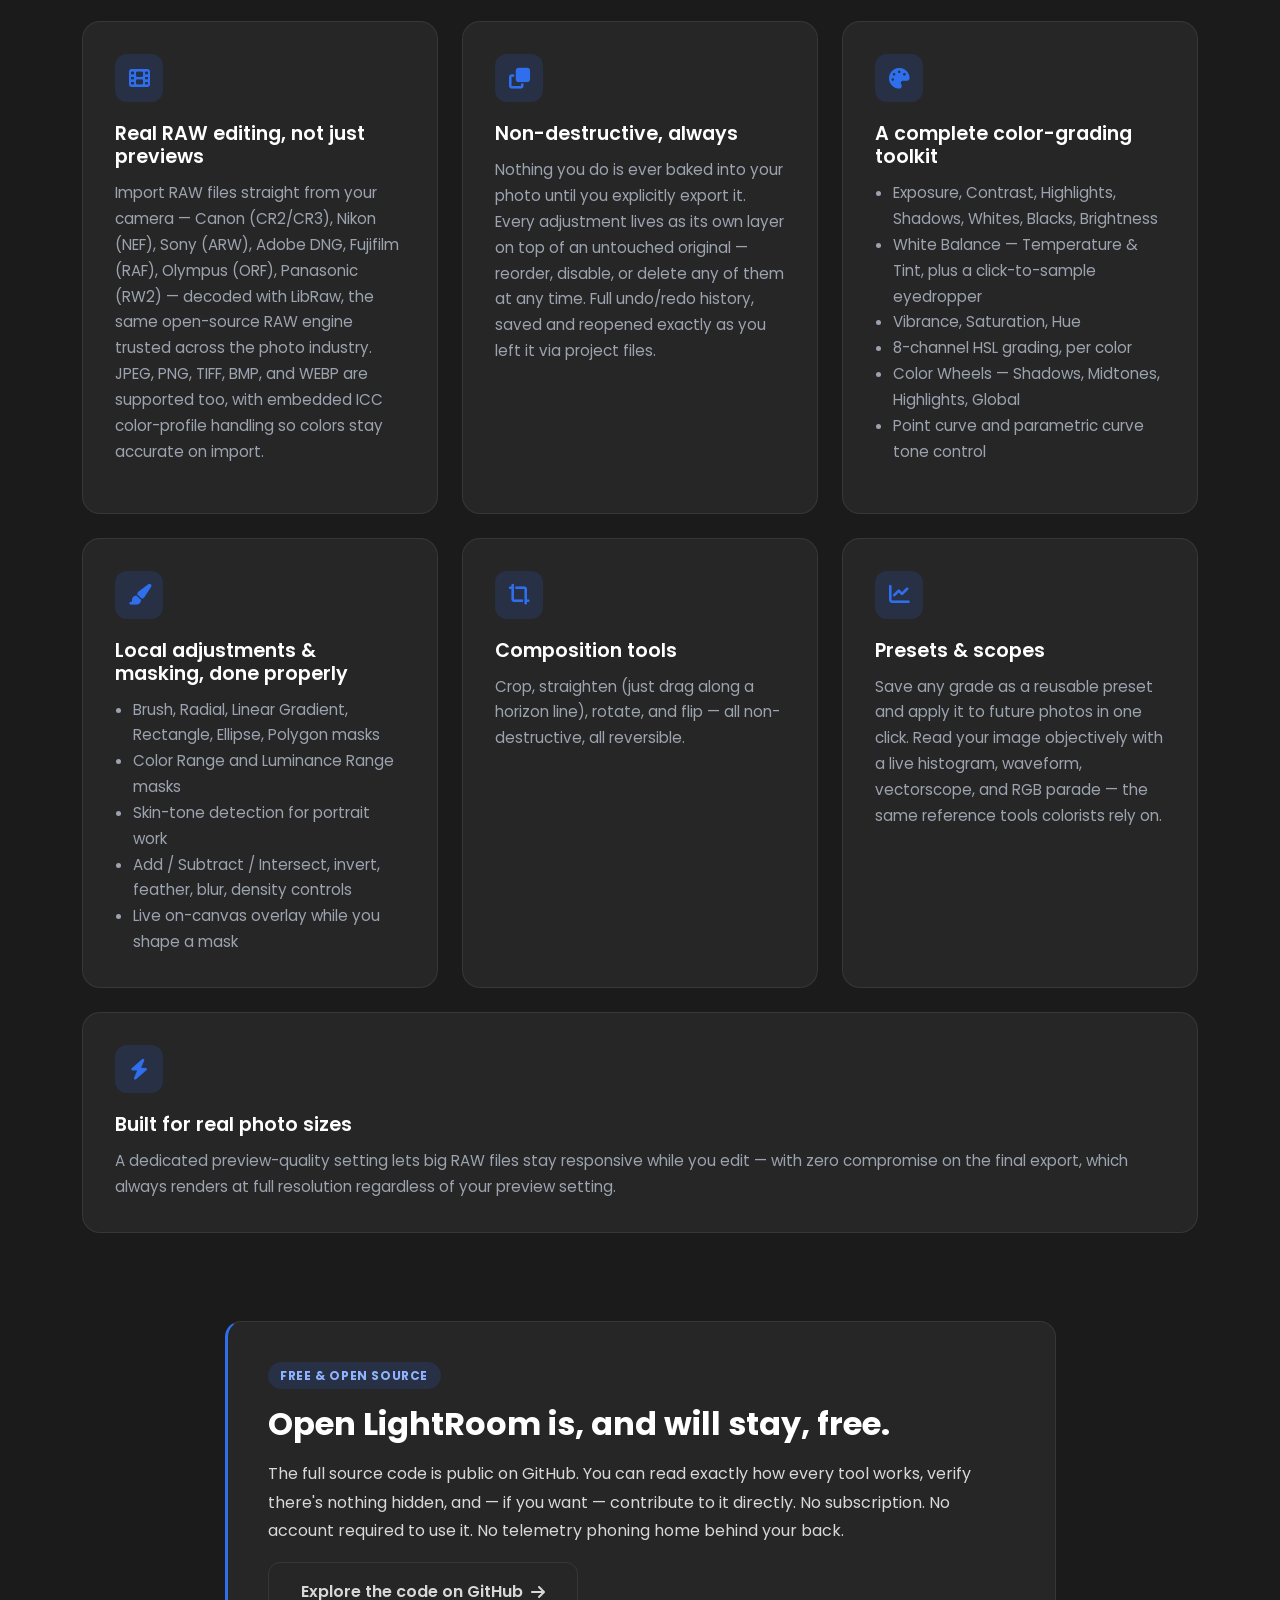
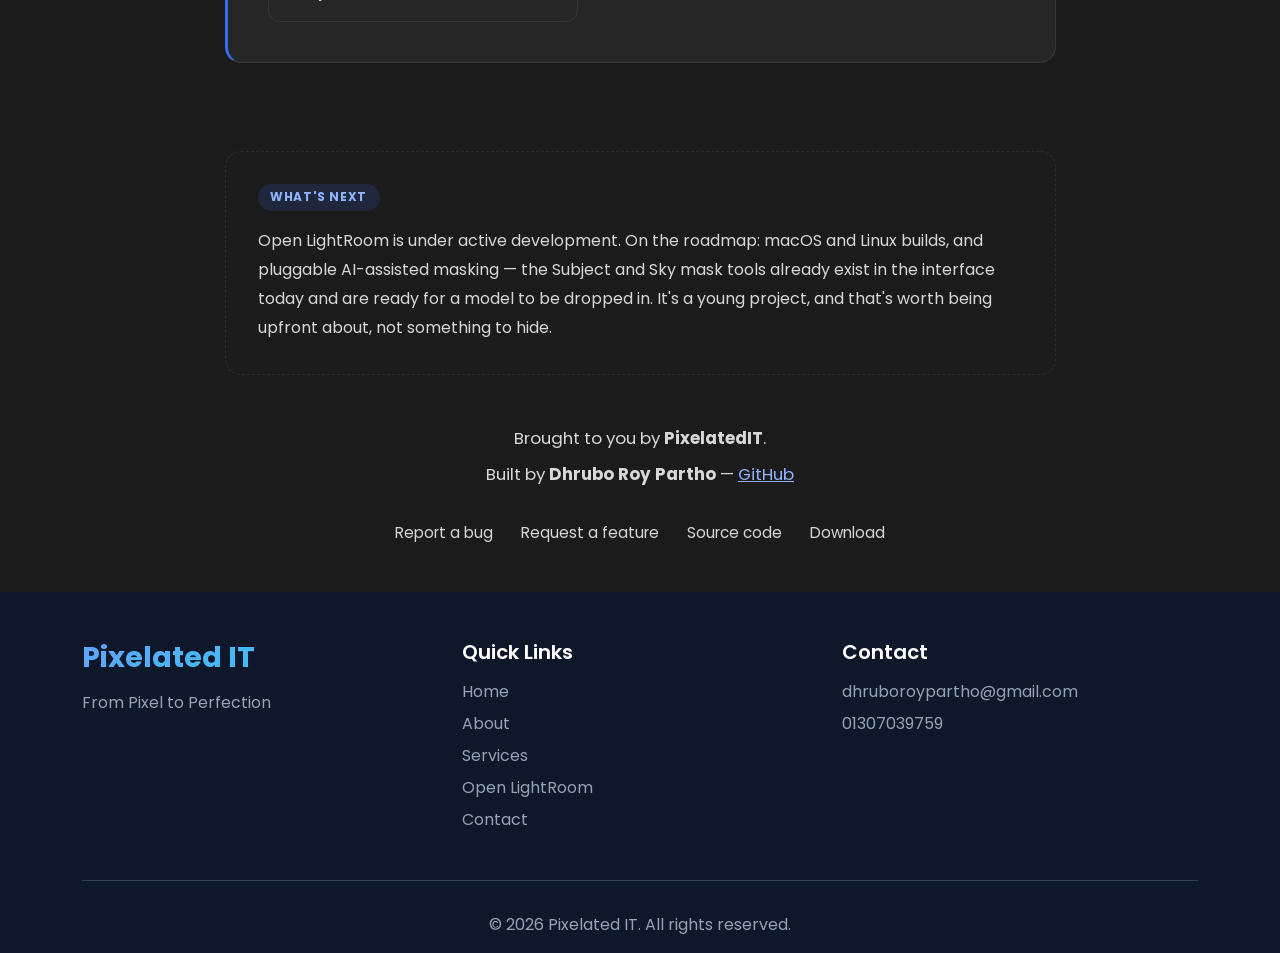
<file: openlightroom.html>
<!DOCTYPE html>
<html lang="en">
<head>
    <meta charset="UTF-8">
    <meta name="viewport" content="width=device-width, initial-scale=1.0">
    <meta name="description" content="Open LightRoom — a free, open-source, non-destructive RAW photo editor for Windows, built by PixelatedIT. Real RAW decoding, full color grading, and proper masking.">
    <meta name="keywords" content="open lightroom, raw photo editor, open source photo editor, non-destructive editing, free lightroom alternative">
    <meta name="author" content="Pixelated IT">
    <meta name="theme-color" content="#1b1b1b">
    <meta property="og:type" content="website">
    <meta property="og:title" content="Open LightRoom — Free, Open-Source RAW Photo Editor">
    <meta property="og:description" content="A free, open-source, non-destructive RAW photo editor for Windows. Real RAW decoding, a full color-grading toolkit, and proper masking.">
    <meta property="og:image" content="https://pixelatedit.github.io/assets/openlightroom/loading_banner.png">
    <meta property="og:url" content="https://pixelatedit.github.io/openlightroom.html">
    <meta name="twitter:card" content="summary_large_image">
    <title>Open LightRoom — Free, Open-Source RAW Photo Editor | Pixelated IT</title>
    <link rel="icon" href="assets/openlightroom/logo.ico">
    <link rel="icon" type="image/png" href="assets/openlightroom/logo.png">
    <link href="https://cdnjs.cloudflare.com/ajax/libs/bootstrap/5.3.2/css/bootstrap.min.css" rel="stylesheet">
    <link href="https://cdnjs.cloudflare.com/ajax/libs/font-awesome/6.4.0/css/all.min.css" rel="stylesheet">
    <link href="https://fonts.googleapis.com/css2?family=Poppins:wght@300;400;500;600;700;800&display=swap" rel="stylesheet">
    <link rel="stylesheet" href="css/style.css">
</head>
<body class="olr-page">
    <!-- Navigation -->
    <nav class="navbar navbar-expand-lg navbar-dark fixed-top olr-nav" id="mainNav">
        <div class="container">
            <a class="navbar-brand" href="index.html">
                <span class="brand-text">Pixelated IT</span>
            </a>
            <button class="navbar-toggler" type="button" data-bs-toggle="collapse" data-bs-target="#navbarNav">
                <span class="navbar-toggler-icon"></span>
            </button>
            <div class="collapse navbar-collapse" id="navbarNav">
                <ul class="navbar-nav ms-auto">
                    <li class="nav-item"><a class="nav-link" href="index.html">Home</a></li>
                    <li class="nav-item"><a class="nav-link" href="about.html">About</a></li>
                    <li class="nav-item"><a class="nav-link" href="services.html">Services</a></li>
                    <li class="nav-item dropdown">
                        <a class="nav-link dropdown-toggle active" href="#" id="olrDropdown" role="button" data-bs-toggle="dropdown" aria-expanded="false">
                            <img src="assets/openlightroom/logo.png" alt="" class="olr-nav-icon">Open LightRoom<span class="nav-badge">Free</span>
                        </a>
                        <ul class="dropdown-menu dropdown-menu-end" aria-labelledby="olrDropdown">
                            <li><a class="dropdown-item" href="openlightroom.html"><i class="fas fa-layer-group"></i>About the App</a></li>
                            <li><a class="dropdown-item" href="openlightroom-download.html"><i class="fas fa-download"></i>Download</a></li>
                        </ul>
                    </li>
                    <li class="nav-item"><a class="nav-link" href="contact.html">Contact</a></li>
                </ul>
            </div>
        </div>
    </nav>

    <!-- Hero -->
    <section class="olr-hero text-center">
        <div class="container">
            <span class="olr-eyebrow"><i class="fas fa-code-branch"></i>Free &amp; Open Source · Windows</span>
            <h1>Non-destructive RAW editing.<br>Free. Open. Yours.</h1>
            <p class="olr-subtitle">
                Open LightRoom is a free, open-source, non-destructive photo color-grading
                application for Windows — built for photographers who want professional-grade
                RAW editing without a subscription, a license key, or a black box.
            </p>
            <div class="olr-hero-actions">
                <a href="openlightroom-download.html" class="btn-olr-primary">
                    <i class="fas fa-download me-2"></i>Download for Windows — Free
                </a>
                <a href="https://github.com/DhruboRoyPartho/OpenLightRoom" class="btn-olr-secondary" target="_blank" rel="noopener">
                    <i class="fab fa-github me-2"></i>View source on GitHub
                </a>
            </div>

            <div class="olr-hero-banner reveal">
                <img src="assets/openlightroom/loading_banner.png" alt="Open LightRoom — Open source. Open to create.">
            </div>
        </div>
    </section>

    <!-- Why Open LightRoom -->
    <section class="olr-section">
        <div class="container">
            <div class="row justify-content-center">
                <div class="col-lg-9 text-center reveal">
                    <span class="olr-badge-pill">Why Open LightRoom</span>
                    <p class="olr-section-text">
                        Professional RAW editing has been dominated for years by paid, closed-source
                        software — subscriptions, license servers, and tools you can use but never
                        truly own. Open LightRoom is PixelatedIT's answer to that: a real, working
                        alternative built from the ground up, with a non-destructive layer engine,
                        genuine RAW decoding, and a physically-accurate color pipeline — released
                        free and open source, so anyone can use it, inspect it, and help build it
                        further.
                    </p>
                    <p class="olr-section-text">
                        <strong>It's not a toy or a tech demo.</strong> Every tool below is a real,
                        tested, working feature — not a mockup.
                    </p>
                </div>
            </div>
        </div>
    </section>

    <!-- Feature cards -->
    <section class="olr-section pt-0">
        <div class="container">
            <div class="row g-4">
                <div class="col-lg-4 col-md-6">
                    <div class="olr-feature-card reveal">
                        <div class="olr-feature-icon"><i class="fas fa-film"></i></div>
                        <h3>Real RAW editing, not just previews</h3>
                        <p>
                            Import RAW files straight from your camera — Canon (CR2/CR3), Nikon (NEF),
                            Sony (ARW), Adobe DNG, Fujifilm (RAF), Olympus (ORF), Panasonic (RW2) —
                            decoded with LibRaw, the same open-source RAW engine trusted across the
                            photo industry. JPEG, PNG, TIFF, BMP, and WEBP are supported too, with
                            embedded ICC color-profile handling so colors stay accurate on import.
                        </p>
                    </div>
                </div>
                <div class="col-lg-4 col-md-6">
                    <div class="olr-feature-card reveal">
                        <div class="olr-feature-icon"><i class="fas fa-clone"></i></div>
                        <h3>Non-destructive, always</h3>
                        <p>
                            Nothing you do is ever baked into your photo until you explicitly export
                            it. Every adjustment lives as its own layer on top of an untouched
                            original — reorder, disable, or delete any of them at any time. Full
                            undo/redo history, saved and reopened exactly as you left it via project
                            files.
                        </p>
                    </div>
                </div>
                <div class="col-lg-4 col-md-6">
                    <div class="olr-feature-card reveal">
                        <div class="olr-feature-icon"><i class="fas fa-palette"></i></div>
                        <h3>A complete color-grading toolkit</h3>
                        <ul>
                            <li>Exposure, Contrast, Highlights, Shadows, Whites, Blacks, Brightness</li>
                            <li>White Balance — Temperature &amp; Tint, plus a click-to-sample eyedropper</li>
                            <li>Vibrance, Saturation, Hue</li>
                            <li>8-channel HSL grading, per color</li>
                            <li>Color Wheels — Shadows, Midtones, Highlights, Global</li>
                            <li>Point curve and parametric curve tone control</li>
                        </ul>
                    </div>
                </div>
                <div class="col-lg-4 col-md-6">
                    <div class="olr-feature-card reveal">
                        <div class="olr-feature-icon"><i class="fas fa-paintbrush"></i></div>
                        <h3>Local adjustments &amp; masking, done properly</h3>
                        <ul>
                            <li>Brush, Radial, Linear Gradient, Rectangle, Ellipse, Polygon masks</li>
                            <li>Color Range and Luminance Range masks</li>
                            <li>Skin-tone detection for portrait work</li>
                            <li>Add / Subtract / Intersect, invert, feather, blur, density controls</li>
                            <li>Live on-canvas overlay while you shape a mask</li>
                        </ul>
                    </div>
                </div>
                <div class="col-lg-4 col-md-6">
                    <div class="olr-feature-card reveal">
                        <div class="olr-feature-icon"><i class="fas fa-crop-simple"></i></div>
                        <h3>Composition tools</h3>
                        <p>
                            Crop, straighten (just drag along a horizon line), rotate, and flip —
                            all non-destructive, all reversible.
                        </p>
                    </div>
                </div>
                <div class="col-lg-4 col-md-6">
                    <div class="olr-feature-card reveal">
                        <div class="olr-feature-icon"><i class="fas fa-chart-line"></i></div>
                        <h3>Presets &amp; scopes</h3>
                        <p>
                            Save any grade as a reusable preset and apply it to future photos in one
                            click. Read your image objectively with a live histogram, waveform,
                            vectorscope, and RGB parade — the same reference tools colorists rely on.
                        </p>
                    </div>
                </div>
            </div>

            <div class="row mt-4">
                <div class="col-12">
                    <div class="olr-feature-card reveal">
                        <div class="olr-feature-icon"><i class="fas fa-bolt"></i></div>
                        <h3>Built for real photo sizes</h3>
                        <p class="mb-0">
                            A dedicated preview-quality setting lets big RAW files stay responsive
                            while you edit — with zero compromise on the final export, which always
                            renders at full resolution regardless of your preview setting.
                        </p>
                    </div>
                </div>
            </div>
        </div>
    </section>

    <!-- Free & Open Source -->
    <section class="olr-section pt-0">
        <div class="container">
            <div class="row justify-content-center">
                <div class="col-lg-9">
                    <div class="olr-callout reveal">
                        <span class="olr-badge-pill">Free &amp; Open Source</span>
                        <h2>Open LightRoom is, and will stay, free.</h2>
                        <p>
                            The full source code is public on GitHub. You can read exactly how every
                            tool works, verify there's nothing hidden, and — if you want —
                            contribute to it directly. No subscription. No account required to use
                            it. No telemetry phoning home behind your back.
                        </p>
                        <p class="mt-3 mb-0">
                            <a href="https://github.com/DhruboRoyPartho/OpenLightRoom" class="btn-olr-secondary" target="_blank" rel="noopener">
                                Explore the code on GitHub <i class="fas fa-arrow-right ms-2"></i>
                            </a>
                        </p>
                    </div>
                </div>
            </div>
        </div>
    </section>

    <!-- Roadmap -->
    <section class="olr-section pt-0 pb-5">
        <div class="container">
            <div class="row justify-content-center">
                <div class="col-lg-9">
                    <div class="olr-roadmap-card reveal">
                        <span class="olr-badge-pill">What's next</span>
                        <p>
                            Open LightRoom is under active development. On the roadmap: macOS and
                            Linux builds, and pluggable AI-assisted masking — the Subject and Sky
                            mask tools already exist in the interface today and are ready for a
                            model to be dropped in. It's a young project, and that's worth being
                            upfront about, not something to hide.
                        </p>
                    </div>
                </div>
            </div>
        </div>
    </section>

    <!-- About-page footer content -->
    <section class="pb-5">
        <div class="container">
            <div class="row justify-content-center">
                <div class="col-lg-9 text-center">
                    <p class="olr-section-text mb-1">Brought to you by <strong>PixelatedIT</strong>.</p>
                    <p class="olr-section-text">
                        Built by <strong>Dhrubo Roy Partho</strong> —
                        <a href="https://github.com/DhruboRoyPartho" target="_blank" rel="noopener" style="color:#8fb3ff;">GitHub</a>
                    </p>
                    <div class="olr-footer-links justify-content-center">
                        <a href="https://github.com/DhruboRoyPartho/OpenLightRoom/issues" target="_blank" rel="noopener">Report a bug</a>
                        <a href="https://github.com/DhruboRoyPartho/OpenLightRoom/issues" target="_blank" rel="noopener">Request a feature</a>
                        <a href="https://github.com/DhruboRoyPartho/OpenLightRoom" target="_blank" rel="noopener">Source code</a>
                        <a href="openlightroom-download.html">Download</a>
                    </div>
                </div>
            </div>
        </div>
    </section>

    <!-- Footer -->
    <footer class="footer">
        <div class="container">
            <div class="row g-4">
                <div class="col-lg-4">
                    <h3 class="footer-brand">Pixelated IT</h3>
                    <p class="footer-text">From Pixel to Perfection</p>
                </div>
                <div class="col-lg-4">
                    <h5 class="footer-heading">Quick Links</h5>
                    <ul class="footer-links">
                        <li><a href="index.html">Home</a></li>
                        <li><a href="about.html">About</a></li>
                        <li><a href="services.html">Services</a></li>
                        <li><a href="openlightroom.html">Open LightRoom</a></li>
                        <li><a href="contact.html">Contact</a></li>
                    </ul>
                </div>
                <div class="col-lg-4">
                    <h5 class="footer-heading">Contact</h5>
                    <p class="footer-text">dhruboroypartho@gmail.com</p>
                    <p class="footer-text">01307039759</p>
                </div>
            </div>
            <div class="footer-bottom">
                <p>&copy; <span class="footer-year">2025</span> Pixelated IT. All rights reserved.</p>
            </div>
        </div>
    </footer>

    <script src="https://cdnjs.cloudflare.com/ajax/libs/bootstrap/5.3.2/js/bootstrap.bundle.min.js"></script>
    <script src="js/main.js"></script>
</body>
</html>
</file>
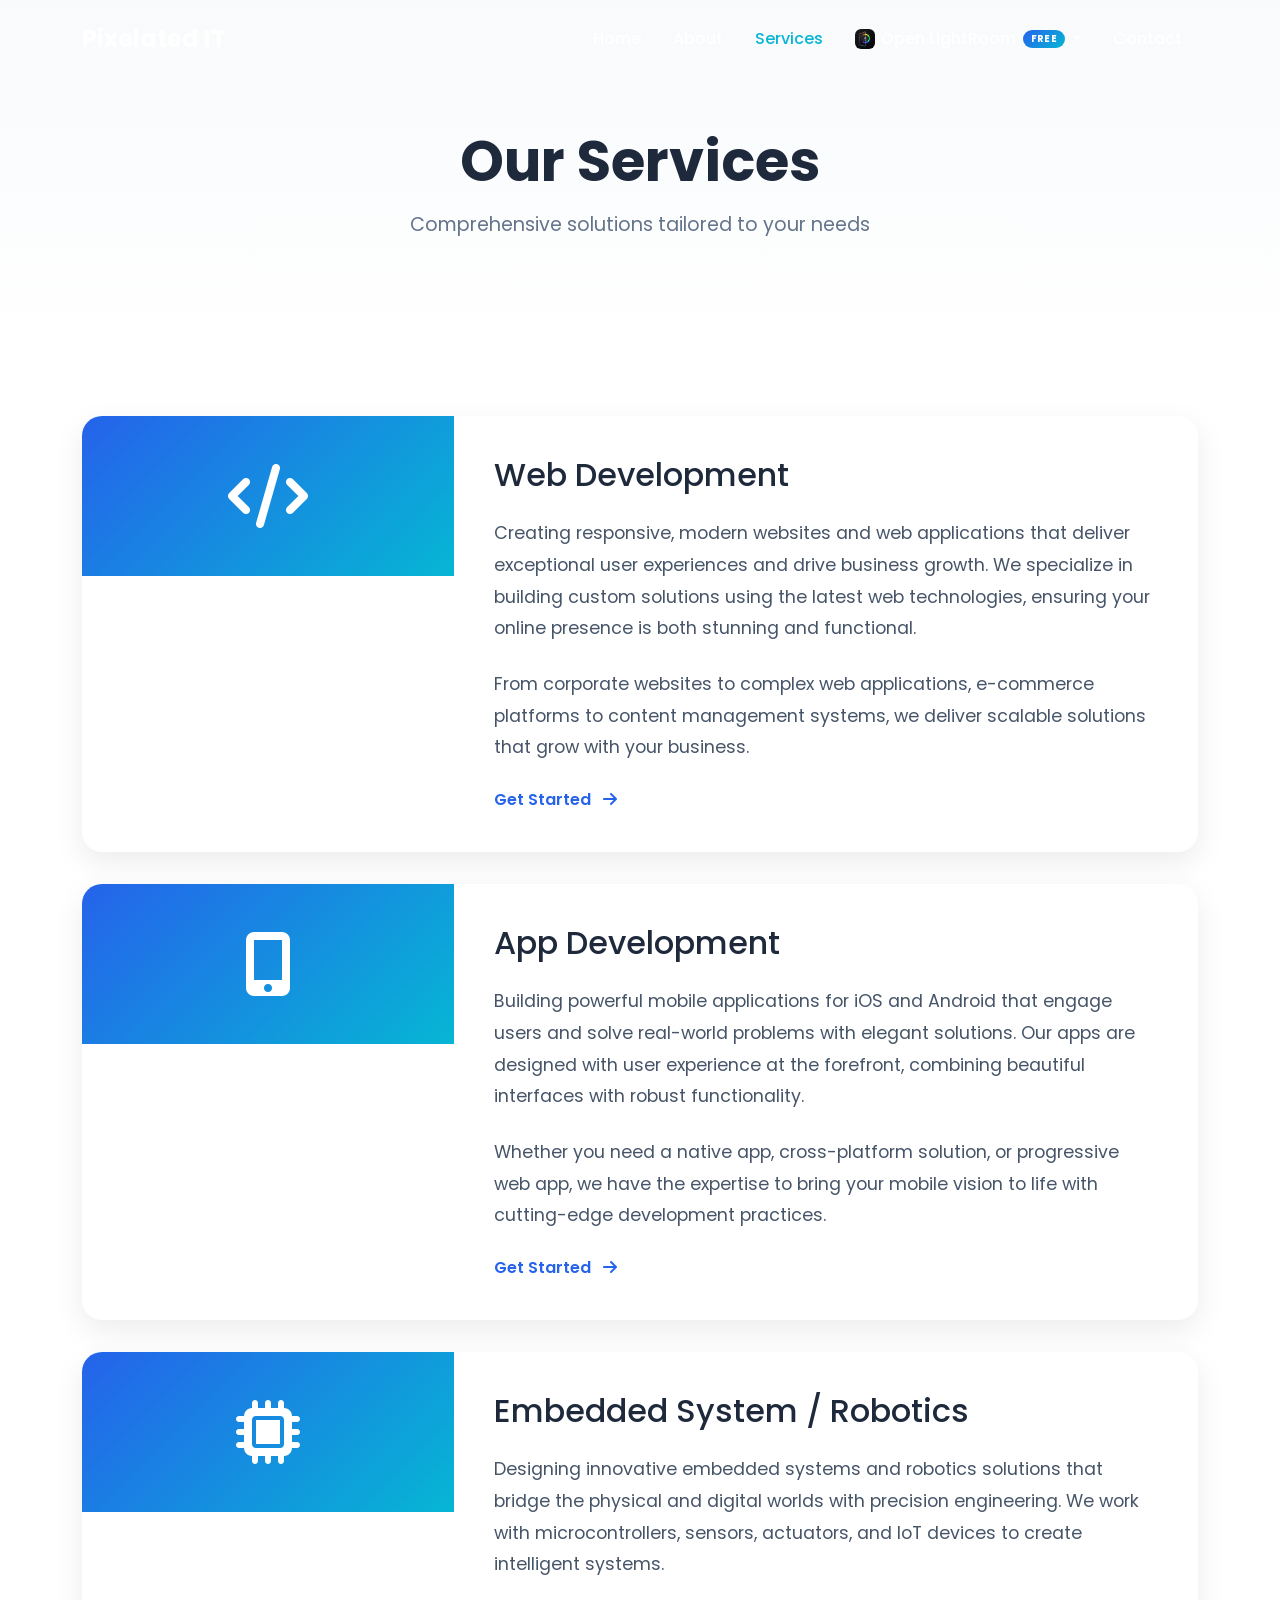
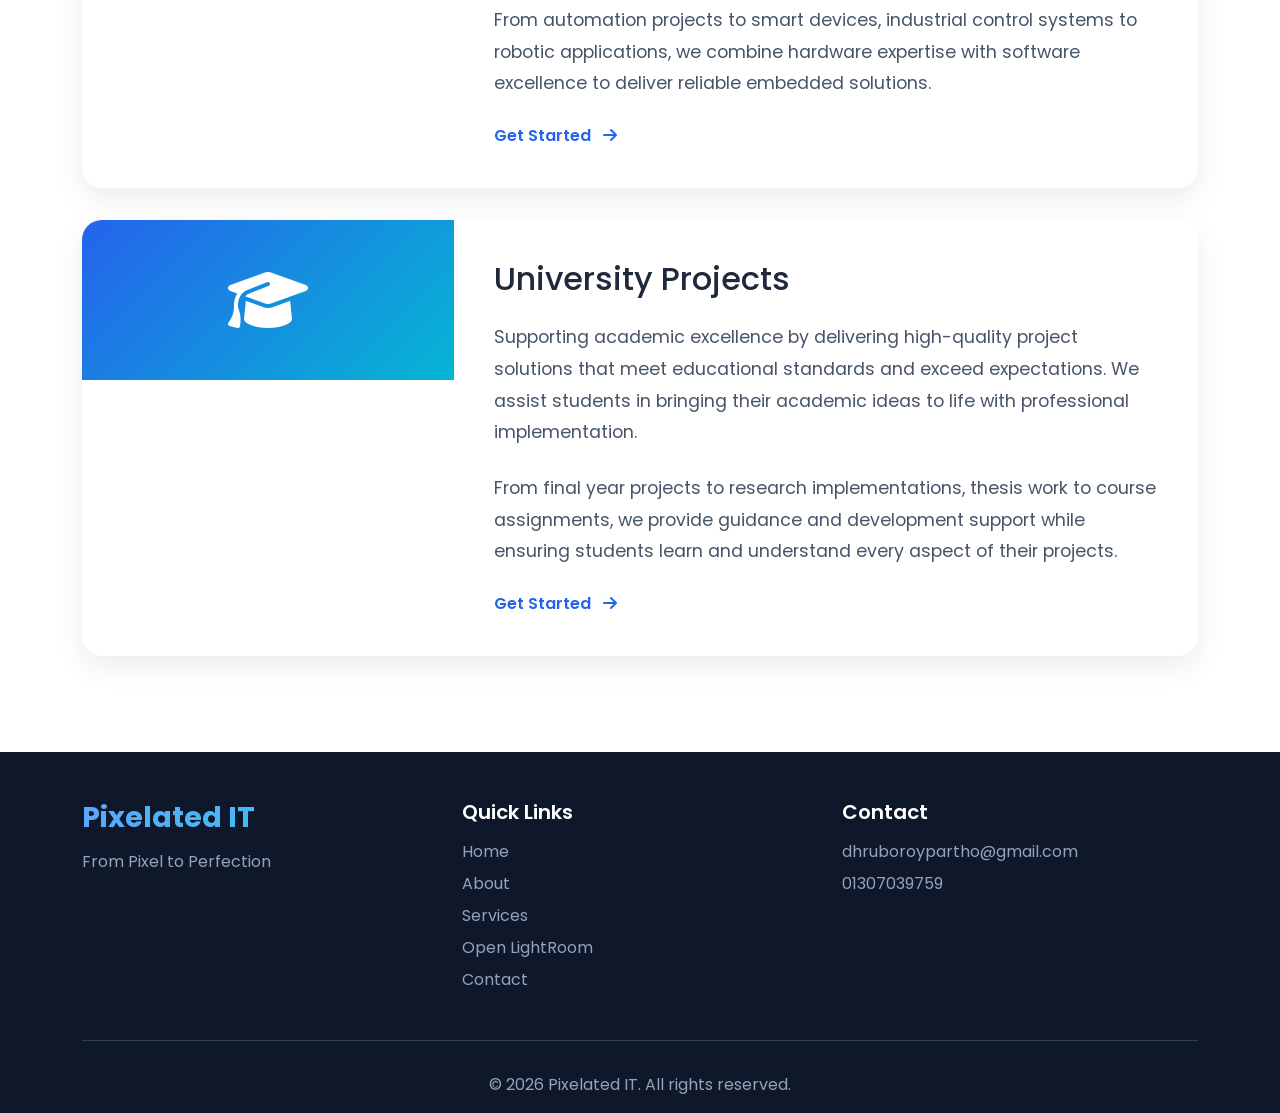
<file: services.html>
<!DOCTYPE html>
<html lang="en">
<head>
    <meta charset="UTF-8">
    <meta name="viewport" content="width=device-width, initial-scale=1.0">
    <meta name="description" content="Pixelated IT Services - Web Development, App Development, Embedded Systems, University Projects">
    <meta name="keywords" content="web development services, app development, embedded systems, robotics, university projects">
    <title>Our Services - Pixelated IT</title>
    <link rel="icon" type="image/png" href="assets/logo.png">
    <link href="https://cdnjs.cloudflare.com/ajax/libs/bootstrap/5.3.2/css/bootstrap.min.css" rel="stylesheet">
    <link href="https://cdnjs.cloudflare.com/ajax/libs/font-awesome/6.4.0/css/all.min.css" rel="stylesheet">
    <link href="https://fonts.googleapis.com/css2?family=Poppins:wght@300;400;500;600;700;800&display=swap" rel="stylesheet">
    <link rel="stylesheet" href="css/style.css">
</head>
<body>
    <!-- Navigation -->
    <nav class="navbar navbar-expand-lg navbar-dark fixed-top scrolled" id="mainNav">
        <div class="container">
            <a class="navbar-brand" href="index.html">
                <span class="brand-text">Pixelated IT</span>
            </a>
            <button class="navbar-toggler" type="button" data-bs-toggle="collapse" data-bs-target="#navbarNav">
                <span class="navbar-toggler-icon"></span>
            </button>
            <div class="collapse navbar-collapse" id="navbarNav">
                <ul class="navbar-nav ms-auto">
                    <li class="nav-item"><a class="nav-link" href="index.html">Home</a></li>
                    <li class="nav-item"><a class="nav-link" href="about.html">About</a></li>
                    <li class="nav-item"><a class="nav-link active" href="services.html">Services</a></li>
                    <li class="nav-item dropdown">
                        <a class="nav-link dropdown-toggle" href="#" id="olrDropdown" role="button" data-bs-toggle="dropdown" aria-expanded="false">
                            <img src="assets/openlightroom/logo.png" alt="" class="olr-nav-icon">Open LightRoom<span class="nav-badge">Free</span>
                        </a>
                        <ul class="dropdown-menu dropdown-menu-end" aria-labelledby="olrDropdown">
                            <li><a class="dropdown-item" href="openlightroom.html"><i class="fas fa-layer-group"></i>About the App</a></li>
                            <li><a class="dropdown-item" href="openlightroom-download.html"><i class="fas fa-download"></i>Download</a></li>
                        </ul>
                    </li>
                    <li class="nav-item"><a class="nav-link" href="contact.html">Contact</a></li>
                </ul>
            </div>
        </div>
    </nav>

    <!-- Services Header -->
    <section class="about-header">
        <div class="container">
            <div class="row">
                <div class="col-12 text-center">
                    <h1 class="page-title">Our Services</h1>
                    <p class="section-subtitle">Comprehensive solutions tailored to your needs</p>
                </div>
            </div>
        </div>
    </section>

    <!-- Services Details -->
    <section class="about-content">
        <div class="container">
            <!-- Web Development -->
            <div class="service-detail-card reveal">
                <div class="row g-0">
                    <div class="col-md-4">
                        <div class="service-detail-icon">
                            <i class="fas fa-code"></i>
                        </div>
                    </div>
                    <div class="col-md-8">
                        <div class="service-detail-content">
                            <h3>Web Development</h3>
                            <p>
                                Creating responsive, modern websites and web applications that deliver exceptional user experiences and drive business growth. We specialize in building custom solutions using the latest web technologies, ensuring your online presence is both stunning and functional.
                            </p>
                            <p>
                                From corporate websites to complex web applications, e-commerce platforms to content management systems, we deliver scalable solutions that grow with your business.
                            </p>
                            <a href="contact.html" class="learn-more-btn">
                                Get Started <i class="fas fa-arrow-right ms-2"></i>
                            </a>
                        </div>
                    </div>
                </div>
            </div>

            <!-- App Development -->
            <div class="service-detail-card reveal">
                <div class="row g-0">
                    <div class="col-md-4">
                        <div class="service-detail-icon">
                            <i class="fas fa-mobile-alt"></i>
                        </div>
                    </div>
                    <div class="col-md-8">
                        <div class="service-detail-content">
                            <h3>App Development</h3>
                            <p>
                                Building powerful mobile applications for iOS and Android that engage users and solve real-world problems with elegant solutions. Our apps are designed with user experience at the forefront, combining beautiful interfaces with robust functionality.
                            </p>
                            <p>
                                Whether you need a native app, cross-platform solution, or progressive web app, we have the expertise to bring your mobile vision to life with cutting-edge development practices.
                            </p>
                            <a href="contact.html" class="learn-more-btn">
                                Get Started <i class="fas fa-arrow-right ms-2"></i>
                            </a>
                        </div>
                    </div>
                </div>
            </div>

            <!-- Embedded Systems / Robotics -->
            <div class="service-detail-card reveal">
                <div class="row g-0">
                    <div class="col-md-4">
                        <div class="service-detail-icon">
                            <i class="fas fa-microchip"></i>
                        </div>
                    </div>
                    <div class="col-md-8">
                        <div class="service-detail-content">
                            <h3>Embedded System / Robotics</h3>
                            <p>
                                Designing innovative embedded systems and robotics solutions that bridge the physical and digital worlds with precision engineering. We work with microcontrollers, sensors, actuators, and IoT devices to create intelligent systems.
                            </p>
                            <p>
                                From automation projects to smart devices, industrial control systems to robotic applications, we combine hardware expertise with software excellence to deliver reliable embedded solutions.
                            </p>
                            <a href="contact.html" class="learn-more-btn">
                                Get Started <i class="fas fa-arrow-right ms-2"></i>
                            </a>
                        </div>
                    </div>
                </div>
            </div>

            <!-- University Projects -->
            <div class="service-detail-card reveal">
                <div class="row g-0">
                    <div class="col-md-4">
                        <div class="service-detail-icon">
                            <i class="fas fa-graduation-cap"></i>
                        </div>
                    </div>
                    <div class="col-md-8">
                        <div class="service-detail-content">
                            <h3>University Projects</h3>
                            <p>
                                Supporting academic excellence by delivering high-quality project solutions that meet educational standards and exceed expectations. We assist students in bringing their academic ideas to life with professional implementation.
                            </p>
                            <p>
                                From final year projects to research implementations, thesis work to course assignments, we provide guidance and development support while ensuring students learn and understand every aspect of their projects.
                            </p>
                            <a href="contact.html" class="learn-more-btn">
                                Get Started <i class="fas fa-arrow-right ms-2"></i>
                            </a>
                        </div>
                    </div>
                </div>
            </div>
        </div>
    </section>

    <!-- Footer -->
    <footer class="footer">
        <div class="container">
            <div class="row g-4">
                <div class="col-lg-4">
                    <h3 class="footer-brand">Pixelated IT</h3>
                    <p class="footer-text">From Pixel to Perfection</p>
                </div>
                <div class="col-lg-4">
                    <h5 class="footer-heading">Quick Links</h5>
                    <ul class="footer-links">
                        <li><a href="index.html">Home</a></li>
                        <li><a href="about.html">About</a></li>
                        <li><a href="services.html">Services</a></li>
                        <li><a href="openlightroom.html">Open LightRoom</a></li>
                        <li><a href="contact.html">Contact</a></li>
                    </ul>
                </div>
                <div class="col-lg-4">
                    <h5 class="footer-heading">Contact</h5>
                    <p class="footer-text">dhruboroypartho@gmail.com</p>
                    <p class="footer-text">01307039759</p>
                </div>
            </div>
            <div class="footer-bottom">
                <p>&copy; <span class="footer-year">2025</span> Pixelated IT. All rights reserved.</p>
            </div>
        </div>
    </footer>

    <script src="https://cdnjs.cloudflare.com/ajax/libs/bootstrap/5.3.2/js/bootstrap.bundle.min.js"></script>
    <script src="js/main.js"></script>
</body>
</html>
</file>
<file: css/style.css>
/* Root Variables */
:root {
    --primary-color: #2563eb;
    --secondary-color: #06b6d4;
    --dark-color: #1e293b;
    --light-color: #f8fafc;
    --gradient: linear-gradient(135deg, #2563eb 0%, #06b6d4 100%);

    /* Open LightRoom brand (matches the app's own dark UI) */
    --olr-window: #2b2b2b;
    --olr-panel: #262626;
    --olr-canvas: #1b1b1b;
    --olr-accent: #2f6fed;
    --olr-text: #d8d8d8;
    --olr-muted: #9ca3af;
    --olr-border: rgba(255, 255, 255, 0.08);
}

/* Global Styles */
* {
    margin: 0;
    padding: 0;
    box-sizing: border-box;
}

body {
    font-family: 'Poppins', sans-serif;
    color: var(--dark-color);
    overflow-x: hidden;
}

/* Smooth Scrolling */
html {
    scroll-behavior: smooth;
}

/* Navigation */
.navbar {
    padding: 1rem 0;
    transition: all 0.3s ease;
    background: transparent;
}

.navbar.scrolled {
    background: rgba(255, 255, 255, 0.98);
    box-shadow: 0 2px 20px rgba(0, 0, 0, 0.1);
}

.navbar.scrolled .nav-link {
    color: var(--dark-color) !important;
}

.navbar.scrolled .navbar-brand .brand-text {
    background: var(--gradient);
    -webkit-background-clip: text;
    -webkit-text-fill-color: transparent;
    background-clip: text;
}

.navbar-brand .brand-text {
    font-size: 1.5rem;
    font-weight: 700;
    color: white;
}

.nav-link {
    color: white !important;
    font-weight: 500;
    margin: 0 0.5rem;
    transition: all 0.3s ease;
    position: relative;
}

.nav-link:hover,
.nav-link.active {
    color: var(--secondary-color) !important;
}

.navbar.scrolled .nav-link:hover,
.navbar.scrolled .nav-link.active {
    color: var(--primary-color) !important;
}

/* Nav dropdown (Open LightRoom menu) */
.navbar-nav .dropdown-menu {
    border: 0;
    border-radius: 14px;
    padding: 0.5rem;
    margin-top: 0.5rem;
    box-shadow: 0 20px 50px rgba(0, 0, 0, 0.18);
    min-width: 220px;
}

.navbar-nav .dropdown-item {
    border-radius: 10px;
    padding: 0.6rem 1rem;
    font-weight: 500;
    color: var(--dark-color);
    transition: all 0.2s ease;
}

.navbar-nav .dropdown-item:hover,
.navbar-nav .dropdown-item:focus {
    background: rgba(37, 99, 235, 0.08);
    color: var(--primary-color);
}

.navbar-nav .dropdown-item i {
    width: 1.25rem;
    color: var(--primary-color);
}

.nav-badge {
    font-size: 0.6rem;
    font-weight: 700;
    letter-spacing: 0.03em;
    background: var(--gradient);
    color: #fff;
    padding: 0.15rem 0.5rem;
    border-radius: 20px;
    margin-left: 0.4rem;
    vertical-align: middle;
    text-transform: uppercase;
}

/* Dark-page navbar variant (Open LightRoom pages) */
.navbar.olr-nav.scrolled {
    background: rgba(23, 23, 23, 0.92);
    backdrop-filter: blur(10px);
}

.navbar.olr-nav.scrolled .nav-link {
    color: var(--olr-text) !important;
}

.navbar.olr-nav.scrolled .nav-link:hover,
.navbar.olr-nav.scrolled .nav-link.active {
    color: #ffffff !important;
}

.navbar.olr-nav.scrolled .navbar-brand .brand-text {
    background: none;
    -webkit-text-fill-color: #ffffff;
    color: #ffffff;
}

/* Hero Section */
.hero-section {
    min-height: 100vh;
    position: relative;
    display: flex;
    align-items: center;
    justify-content: center;
    overflow: hidden;
}

.hero-background {
    position: absolute;
    inset: 0;
    background: var(--gradient);
    z-index: 0;
}

.blob {
    position: absolute;
    width: 300px;
    height: 300px;
    border-radius: 50%;
    filter: blur(60px);
    opacity: 0.3;
    animation: blob-animation 7s infinite;
}

.blob-1 {
    top: 20%;
    left: 10%;
    background: var(--secondary-color);
}

.blob-2 {
    top: 40%;
    right: 10%;
    background: var(--primary-color);
    animation-delay: -2s;
}

.blob-3 {
    bottom: 20%;
    left: 50%;
    background: #8b5cf6;
    animation-delay: -4s;
}

@keyframes blob-animation {
    0%, 100% {
        transform: translate(0, 0) scale(1);
    }
    33% {
        transform: translate(30px, -50px) scale(1.1);
    }
    66% {
        transform: translate(-20px, 20px) scale(0.9);
    }
}

.hero-content {
    position: relative;
    z-index: 10;
}

.hero-title {
    font-size: 4.5rem;
    font-weight: 800;
    color: white;
    margin-bottom: 1rem;
    animation: fadeInUp 1s ease;
}

.hero-subtitle {
    font-size: 1.8rem;
    color: rgba(255, 255, 255, 0.9);
    margin-bottom: 2rem;
    font-weight: 300;
    animation: fadeInUp 1s ease 0.2s;
    animation-fill-mode: both;
}

.btn-hero {
    background: white;
    color: var(--primary-color);
    padding: 1rem 2.5rem;
    font-size: 1.1rem;
    font-weight: 600;
    border-radius: 50px;
    border: none;
    box-shadow: 0 10px 30px rgba(0, 0, 0, 0.2);
    transition: all 0.3s ease;
    display: inline-block;
    text-decoration: none;
    animation: fadeInUp 1s ease 0.4s;
    animation-fill-mode: both;
}

.btn-hero:hover {
    transform: translateY(-3px);
    box-shadow: 0 15px 40px rgba(0, 0, 0, 0.3);
    color: var(--primary-color);
}

@keyframes fadeInUp {
    from {
        opacity: 0;
        transform: translateY(30px);
    }
    to {
        opacity: 1;
        transform: translateY(0);
    }
}

/* Reveal-on-scroll (controlled by IntersectionObserver in main.js) */
.reveal {
    opacity: 0;
    transform: translateY(24px);
    transition: opacity 0.6s ease, transform 0.6s ease;
}

.reveal.visible {
    opacity: 1;
    transform: translateY(0);
}

@media (prefers-reduced-motion: reduce) {
    .reveal {
        opacity: 1;
        transform: none;
        transition: none;
    }
}

/* Services Section */
.services-section {
    background: var(--light-color);
    padding: 6rem 0;
}

.section-title {
    font-size: 3rem;
    font-weight: 700;
    margin-bottom: 1rem;
}

.section-subtitle {
    font-size: 1.2rem;
    color: #64748b;
    margin-bottom: 3rem;
}

.service-card {
    background: white;
    padding: 2.5rem;
    border-radius: 20px;
    box-shadow: 0 10px 30px rgba(0, 0, 0, 0.08);
    transition: all 0.3s ease;
    height: 100%;
}

.service-card:hover {
    transform: translateY(-10px);
    box-shadow: 0 20px 50px rgba(0, 0, 0, 0.15);
}

.service-icon {
    font-size: 3rem;
    color: var(--primary-color);
    margin-bottom: 1.5rem;
    transition: all 0.3s ease;
}

.service-card:hover .service-icon {
    color: var(--secondary-color);
    transform: scale(1.1);
}

.service-title {
    font-size: 1.3rem;
    font-weight: 600;
    margin-bottom: 1rem;
}

.service-description {
    color: #64748b;
    line-height: 1.6;
}

/* Featured Project Section (Home page) */
.featured-project-section {
    padding: 6rem 0;
    background: #ffffff;
}

.featured-project-card {
    background: linear-gradient(150deg, var(--olr-window) 0%, var(--olr-canvas) 100%);
    border-radius: 28px;
    padding: 3.5rem;
    color: var(--olr-text);
    position: relative;
    overflow: hidden;
    box-shadow: 0 25px 60px rgba(0, 0, 0, 0.25);
}

.featured-project-card::before {
    content: "";
    position: absolute;
    inset: -40% -10% auto auto;
    width: 420px;
    height: 420px;
    background: conic-gradient(from 90deg, #2f6fed, #8b5cf6, #06b6d4, #2f6fed);
    filter: blur(90px);
    opacity: 0.35;
    border-radius: 50%;
}

.featured-project-inner {
    position: relative;
    z-index: 1;
}

.olr-mark {
    display: inline-flex;
    align-items: center;
    justify-content: center;
    width: 3.5rem;
    height: 3.5rem;
    margin-bottom: 1.25rem;
    border-radius: 14px;
    box-shadow: 0 10px 25px rgba(0, 0, 0, 0.45);
}

.olr-mark img {
    width: 100%;
    height: 100%;
    border-radius: 14px;
    display: block;
}

.featured-project-eyebrow {
    text-transform: uppercase;
    letter-spacing: 0.12em;
    font-size: 0.75rem;
    font-weight: 700;
    color: var(--olr-muted);
}

.featured-project-card h2 {
    font-size: 2.5rem;
    font-weight: 700;
    color: #ffffff;
    margin: 0.5rem 0 1rem;
}

.featured-project-card p {
    font-size: 1.05rem;
    line-height: 1.75;
    color: var(--olr-text);
    max-width: 640px;
}

.featured-tags {
    display: flex;
    flex-wrap: wrap;
    gap: 0.6rem;
    margin: 1.5rem 0 2rem;
}

.featured-tag {
    background: var(--olr-panel);
    border: 1px solid var(--olr-border);
    color: var(--olr-text);
    font-size: 0.85rem;
    padding: 0.4rem 0.9rem;
    border-radius: 20px;
}

.featured-project-actions {
    display: flex;
    flex-wrap: wrap;
    gap: 1rem;
}

.btn-olr-primary {
    background: var(--olr-accent);
    color: #fff;
    padding: 0.9rem 2rem;
    font-weight: 600;
    border-radius: 12px;
    text-decoration: none;
    display: inline-flex;
    align-items: center;
    transition: all 0.3s ease;
    border: 1px solid transparent;
}

.btn-olr-primary:hover {
    background: #2559c9;
    color: #fff;
    transform: translateY(-2px);
}

.btn-olr-secondary {
    background: transparent;
    color: var(--olr-text);
    padding: 0.9rem 2rem;
    font-weight: 600;
    border-radius: 12px;
    text-decoration: none;
    display: inline-flex;
    align-items: center;
    border: 1px solid var(--olr-border);
    transition: all 0.3s ease;
}

.btn-olr-secondary:hover {
    background: rgba(255, 255, 255, 0.06);
    color: #fff;
    border-color: rgba(255, 255, 255, 0.2);
}

/* About Page */
.about-header {
    padding: 8rem 0 4rem;
    background: linear-gradient(180deg, var(--light-color) 0%, white 100%);
}

.page-title {
    font-size: 3.5rem;
    font-weight: 700;
    margin-bottom: 1rem;
}

.title-divider {
    width: 100px;
    height: 4px;
    background: var(--gradient);
    margin: 0 auto 3rem;
}

.about-content {
    padding: 4rem 0;
}

.content-text {
    font-size: 1.1rem;
    line-height: 1.8;
    color: #475569;
    margin-bottom: 1.5rem;
}

.why-choose-card {
    background: var(--gradient);
    padding: 2rem;
    border-radius: 20px;
    box-shadow: 0 20px 50px rgba(0, 0, 0, 0.15);
}

.why-choose-inner {
    background: white;
    padding: 2rem;
    border-radius: 15px;
}

.feature-item {
    display: flex;
    align-items: center;
    margin-bottom: 1rem;
}

.feature-item i {
    color: #10b981;
    font-size: 1.5rem;
    margin-right: 1rem;
}

.mission-card {
    background: var(--gradient);
    padding: 3rem;
    border-radius: 20px;
    color: white;
    text-align: center;
    margin-top: 4rem;
}

.mission-card h2 {
    font-size: 2.5rem;
    margin-bottom: 1.5rem;
}

.mission-card p {
    font-size: 1.2rem;
    line-height: 1.8;
    max-width: 900px;
    margin: 0 auto;
}

/* Services Page */
.service-detail-card {
    background: white;
    border-radius: 20px;
    overflow: hidden;
    box-shadow: 0 10px 30px rgba(0, 0, 0, 0.08);
    margin-bottom: 2rem;
    transition: all 0.3s ease;
}

.service-detail-card:hover {
    box-shadow: 0 20px 50px rgba(0, 0, 0, 0.15);
}

.service-detail-icon {
    background: var(--gradient);
    padding: 3rem;
    display: flex;
    align-items: center;
    justify-content: center;
}

.service-detail-icon i {
    font-size: 4rem;
    color: white;
}

.service-detail-content {
    padding: 2.5rem;
}

.service-detail-content h3 {
    font-size: 2rem;
    margin-bottom: 1.5rem;
}

.service-detail-content p {
    font-size: 1.1rem;
    line-height: 1.8;
    color: #475569;
    margin-bottom: 1.5rem;
}

.learn-more-btn {
    color: var(--primary-color);
    font-weight: 600;
    text-decoration: none;
    transition: all 0.3s ease;
}

.learn-more-btn:hover {
    color: var(--secondary-color);
}

/* Contact Page */
.contact-info-card {
    background: var(--gradient);
    padding: 2rem;
    border-radius: 20px;
    color: white;
    margin-bottom: 2rem;
}

.contact-info-item {
    display: flex;
    align-items: flex-start;
    margin-bottom: 1.5rem;
}

.contact-info-item i {
    font-size: 1.5rem;
    margin-right: 1rem;
    margin-top: 0.25rem;
}

.leadership-card {
    background: white;
    padding: 2rem;
    border-radius: 20px;
    box-shadow: 0 10px 30px rgba(0, 0, 0, 0.08);
}

.leadership-name {
    font-size: 1.8rem;
    font-weight: 700;
    color: var(--primary-color);
    margin-bottom: 0.5rem;
}

.leadership-title {
    color: #64748b;
    font-size: 1.1rem;
}

.contact-form {
    background: white;
    padding: 2.5rem;
    border-radius: 20px;
    box-shadow: 0 10px 30px rgba(0, 0, 0, 0.08);
}

.form-group {
    margin-bottom: 1.5rem;
}

.form-label {
    font-weight: 600;
    margin-bottom: 0.5rem;
    color: var(--dark-color);
}

.form-control {
    padding: 0.75rem 1rem;
    border: 2px solid #e2e8f0;
    border-radius: 10px;
    transition: all 0.3s ease;
}

.form-control:focus {
    border-color: var(--primary-color);
    box-shadow: 0 0 0 3px rgba(37, 99, 235, 0.1);
}

.btn-submit {
    background: var(--gradient);
    color: white;
    padding: 1rem 2rem;
    border: none;
    border-radius: 10px;
    font-weight: 600;
    width: 100%;
    transition: all 0.3s ease;
    font-size: 1.1rem;
}

.btn-submit:hover {
    transform: translateY(-2px);
    box-shadow: 0 10px 30px rgba(37, 99, 235, 0.3);
}

.success-message {
    background: #d1fae5;
    color: #065f46;
    padding: 1rem;
    border-radius: 10px;
    text-align: center;
    margin-top: 1rem;
    display: none;
}

.success-message.show {
    display: block;
}

.error-message {
    background: #fee2e2;
    color: #991b1b;
    padding: 1rem;
    border-radius: 10px;
    text-align: center;
    margin-top: 1rem;
    display: none;
}

.error-message.show {
    display: block;
}

/* Footer */
.footer {
    background: #0f172a;
    color: white;
    padding: 3rem 0 1rem;
}

.footer-brand {
    font-size: 1.8rem;
    font-weight: 700;
    background: linear-gradient(135deg, #60a5fa 0%, #22d3ee 100%);
    -webkit-background-clip: text;
    -webkit-text-fill-color: transparent;
    background-clip: text;
    margin-bottom: 1rem;
}

.footer-text {
    color: #94a3b8;
    margin-bottom: 0.5rem;
}

.footer-heading {
    font-weight: 600;
    margin-bottom: 1rem;
}

.footer-links {
    list-style: none;
    padding: 0;
}

.footer-links li {
    margin-bottom: 0.5rem;
}

.footer-links a {
    color: #94a3b8;
    text-decoration: none;
    transition: all 0.3s ease;
}

.footer-links a:hover {
    color: var(--secondary-color);
}

.footer-bottom {
    border-top: 1px solid #334155;
    margin-top: 2rem;
    padding-top: 2rem;
    text-align: center;
}

.footer-bottom p {
    color: #94a3b8;
    margin: 0;
}

/* ============================= */
/* Open LightRoom — shared dark theme (About + Download pages) */
/* ============================= */
.olr-page {
    background: var(--olr-canvas);
    color: var(--olr-text);
}

.olr-hero {
    padding: 10rem 0 6rem;
    position: relative;
    overflow: hidden;
    background:
        radial-gradient(60% 60% at 15% 20%, rgba(47, 111, 237, 0.25), transparent 60%),
        radial-gradient(50% 50% at 85% 10%, rgba(139, 92, 246, 0.2), transparent 60%),
        var(--olr-canvas);
}

.olr-eyebrow {
    display: inline-flex;
    align-items: center;
    gap: 0.5rem;
    background: var(--olr-panel);
    border: 1px solid var(--olr-border);
    color: var(--olr-text);
    padding: 0.5rem 1rem;
    border-radius: 30px;
    font-size: 0.85rem;
    font-weight: 500;
    margin-bottom: 1.5rem;
}

.olr-eyebrow i {
    color: var(--olr-accent);
}

.olr-hero h1 {
    font-size: 3.4rem;
    font-weight: 800;
    color: #ffffff;
    line-height: 1.15;
    margin-bottom: 1.5rem;
}

.olr-hero .olr-subtitle {
    font-size: 1.2rem;
    line-height: 1.8;
    color: var(--olr-text);
    max-width: 680px;
    margin: 0 auto 2.5rem;
}

.olr-hero-actions {
    display: flex;
    flex-wrap: wrap;
    gap: 1rem;
    justify-content: center;
}

.olr-hero-note {
    margin-top: 1.5rem;
    color: var(--olr-muted);
    font-size: 0.9rem;
}

.olr-hero-note a {
    color: var(--olr-text);
    text-decoration: underline;
}

/* Hero banner (real branded artwork) */
.olr-hero-banner {
    max-width: 640px;
    margin: 3.5rem auto 0;
}

.olr-hero-banner img {
    width: 100%;
    height: auto;
    display: block;
    border-radius: 16px;
    box-shadow: 0 40px 80px rgba(0, 0, 0, 0.45);
}

/* Small logo mark used inline (nav dropdown, etc.) */
.olr-nav-icon {
    width: 20px;
    height: 20px;
    border-radius: 6px;
    margin-right: 0.4rem;
    vertical-align: -5px;
}

.olr-section {
    padding: 5.5rem 0;
}

.olr-section-title {
    font-size: 2.3rem;
    font-weight: 700;
    color: #ffffff;
    margin-bottom: 1.25rem;
}

.olr-section-text {
    font-size: 1.05rem;
    line-height: 1.85;
    color: var(--olr-text);
}

.olr-feature-card {
    background: var(--olr-panel);
    border: 1px solid var(--olr-border);
    border-radius: 18px;
    padding: 2rem;
    height: 100%;
    transition: all 0.3s ease;
}

.olr-feature-card:hover {
    border-color: rgba(47, 111, 237, 0.4);
    transform: translateY(-6px);
}

.olr-feature-icon {
    width: 3rem;
    height: 3rem;
    border-radius: 12px;
    background: rgba(47, 111, 237, 0.15);
    color: var(--olr-accent);
    display: flex;
    align-items: center;
    justify-content: center;
    font-size: 1.3rem;
    margin-bottom: 1.25rem;
}

.olr-feature-card h3 {
    font-size: 1.2rem;
    font-weight: 600;
    color: #ffffff;
    margin-bottom: 0.75rem;
}

.olr-feature-card p,
.olr-feature-card li {
    color: var(--olr-muted);
    font-size: 0.95rem;
    line-height: 1.7;
}

.olr-feature-card ul {
    padding-left: 1.1rem;
    margin-bottom: 0;
}

.olr-callout {
    background: var(--olr-panel);
    border: 1px solid var(--olr-border);
    border-left: 3px solid var(--olr-accent);
    border-radius: 16px;
    padding: 2.5rem;
}

.olr-callout h2 {
    color: #fff;
    font-weight: 700;
    margin-bottom: 1rem;
}

.olr-callout p {
    color: var(--olr-text);
    line-height: 1.8;
    margin-bottom: 0;
}

.olr-badge-pill {
    display: inline-block;
    background: rgba(47, 111, 237, 0.15);
    color: #8fb3ff;
    font-size: 0.75rem;
    font-weight: 700;
    letter-spacing: 0.05em;
    text-transform: uppercase;
    padding: 0.3rem 0.8rem;
    border-radius: 20px;
    margin-bottom: 1rem;
}

.olr-roadmap-card {
    background: transparent;
    border: 1px dashed var(--olr-border);
    border-radius: 16px;
    padding: 2rem;
}

.olr-roadmap-card p {
    color: var(--olr-text);
    line-height: 1.8;
    margin-bottom: 0;
}

.olr-footer-links {
    margin-top: 2rem;
    display: flex;
    flex-wrap: wrap;
    gap: 0.5rem 1.75rem;
}

.olr-footer-links a {
    color: var(--olr-text);
    text-decoration: none;
    font-size: 0.95rem;
}

.olr-footer-links a:hover {
    color: #fff;
    text-decoration: underline;
}

/* ============================= */
/* Download page */
/* ============================= */
.download-server-grid {
    display: grid;
    grid-template-columns: repeat(2, 1fr);
    gap: 1.75rem;
}

.download-server-card {
    background: var(--olr-panel);
    border: 1px solid var(--olr-border);
    border-radius: 20px;
    padding: 2.25rem;
}

.download-server-card h3 {
    color: #fff;
    font-weight: 700;
    font-size: 1.3rem;
    margin-bottom: 0.35rem;
}

.download-server-card .server-note {
    color: var(--olr-muted);
    font-size: 0.9rem;
    margin-bottom: 1.5rem;
}

.download-option {
    display: flex;
    align-items: center;
    justify-content: space-between;
    gap: 1rem;
    background: var(--olr-window);
    border: 1px solid var(--olr-border);
    border-radius: 12px;
    padding: 1rem 1.25rem;
    margin-bottom: 0.9rem;
    text-decoration: none;
    transition: all 0.25s ease;
}

.download-option:last-child {
    margin-bottom: 0;
}

.download-option:hover {
    border-color: var(--olr-accent);
    transform: translateX(4px);
}

.download-option .dl-label {
    color: #fff;
    font-weight: 600;
    display: block;
}

.download-option .dl-sub {
    color: var(--olr-muted);
    font-size: 0.82rem;
}

.download-option.primary {
    border-color: var(--olr-accent);
    background: rgba(47, 111, 237, 0.12);
}

.download-option i.dl-arrow {
    color: var(--olr-accent);
    font-size: 1.1rem;
}

.requirements-table {
    width: 100%;
    border-collapse: separate;
    border-spacing: 0;
    background: var(--olr-panel);
    border: 1px solid var(--olr-border);
    border-radius: 16px;
    overflow: hidden;
}

.requirements-table th,
.requirements-table td {
    padding: 1rem 1.5rem;
    text-align: left;
    border-bottom: 1px solid var(--olr-border);
    color: var(--olr-text);
    font-size: 0.95rem;
}

.requirements-table tr:last-child th,
.requirements-table tr:last-child td {
    border-bottom: none;
}

.requirements-table th {
    color: var(--olr-muted);
    font-weight: 600;
    width: 35%;
}

.install-steps {
    counter-reset: step;
    list-style: none;
    padding: 0;
    margin: 0;
}

.install-steps li {
    position: relative;
    padding-left: 3.25rem;
    margin-bottom: 1.5rem;
    color: var(--olr-text);
    line-height: 1.75;
}

.install-steps li::before {
    counter-increment: step;
    content: counter(step);
    position: absolute;
    left: 0;
    top: 0;
    width: 2.25rem;
    height: 2.25rem;
    border-radius: 50%;
    background: rgba(47, 111, 237, 0.15);
    color: #8fb3ff;
    display: flex;
    align-items: center;
    justify-content: center;
    font-weight: 700;
}

.notice-box {
    background: rgba(245, 158, 11, 0.1);
    border: 1px solid rgba(245, 158, 11, 0.35);
    border-radius: 14px;
    padding: 1.5rem 1.75rem;
    display: flex;
    gap: 1rem;
    align-items: flex-start;
}

.notice-box i {
    color: #f59e0b;
    font-size: 1.3rem;
    margin-top: 0.2rem;
}

.notice-box p {
    color: var(--olr-text);
    margin-bottom: 0;
    line-height: 1.75;
}

.notice-box.info {
    background: rgba(47, 111, 237, 0.1);
    border-color: rgba(47, 111, 237, 0.35);
}

.notice-box.info i {
    color: var(--olr-accent);
}

.trust-list {
    list-style: none;
    padding: 0;
    margin: 0;
}

.trust-list li {
    display: flex;
    align-items: flex-start;
    gap: 0.9rem;
    color: var(--olr-text);
    padding: 0.9rem 0;
    border-bottom: 1px solid var(--olr-border);
    line-height: 1.7;
}

.trust-list li:last-child {
    border-bottom: none;
}

.trust-list li i {
    color: var(--olr-accent);
    margin-top: 0.3rem;
}

.trust-list a {
    color: #8fb3ff;
    text-decoration: underline;
}

/* Responsive Design */
@media (max-width: 992px) {
    .hero-title {
        font-size: 3rem;
    }

    .hero-subtitle {
        font-size: 1.3rem;
    }

    .section-title {
        font-size: 2.5rem;
    }

    .page-title {
        font-size: 2.5rem;
    }

    .olr-hero h1 {
        font-size: 2.6rem;
    }

    .download-server-grid {
        grid-template-columns: 1fr;
    }

    .featured-project-card {
        padding: 2.5rem;
    }

    .featured-project-card h2 {
        font-size: 2rem;
    }
}

@media (max-width: 768px) {
    .hero-title {
        font-size: 2.5rem;
    }

    .hero-subtitle {
        font-size: 1.1rem;
    }

    .section-title {
        font-size: 2rem;
    }

    .service-detail-icon {
        padding: 2rem;
    }

    .service-detail-icon i {
        font-size: 3rem;
    }

    .olr-hero {
        padding: 7.5rem 0 4rem;
    }

    .olr-hero h1 {
        font-size: 2.1rem;
    }

    .download-option {
        flex-wrap: wrap;
    }
}
</file>
